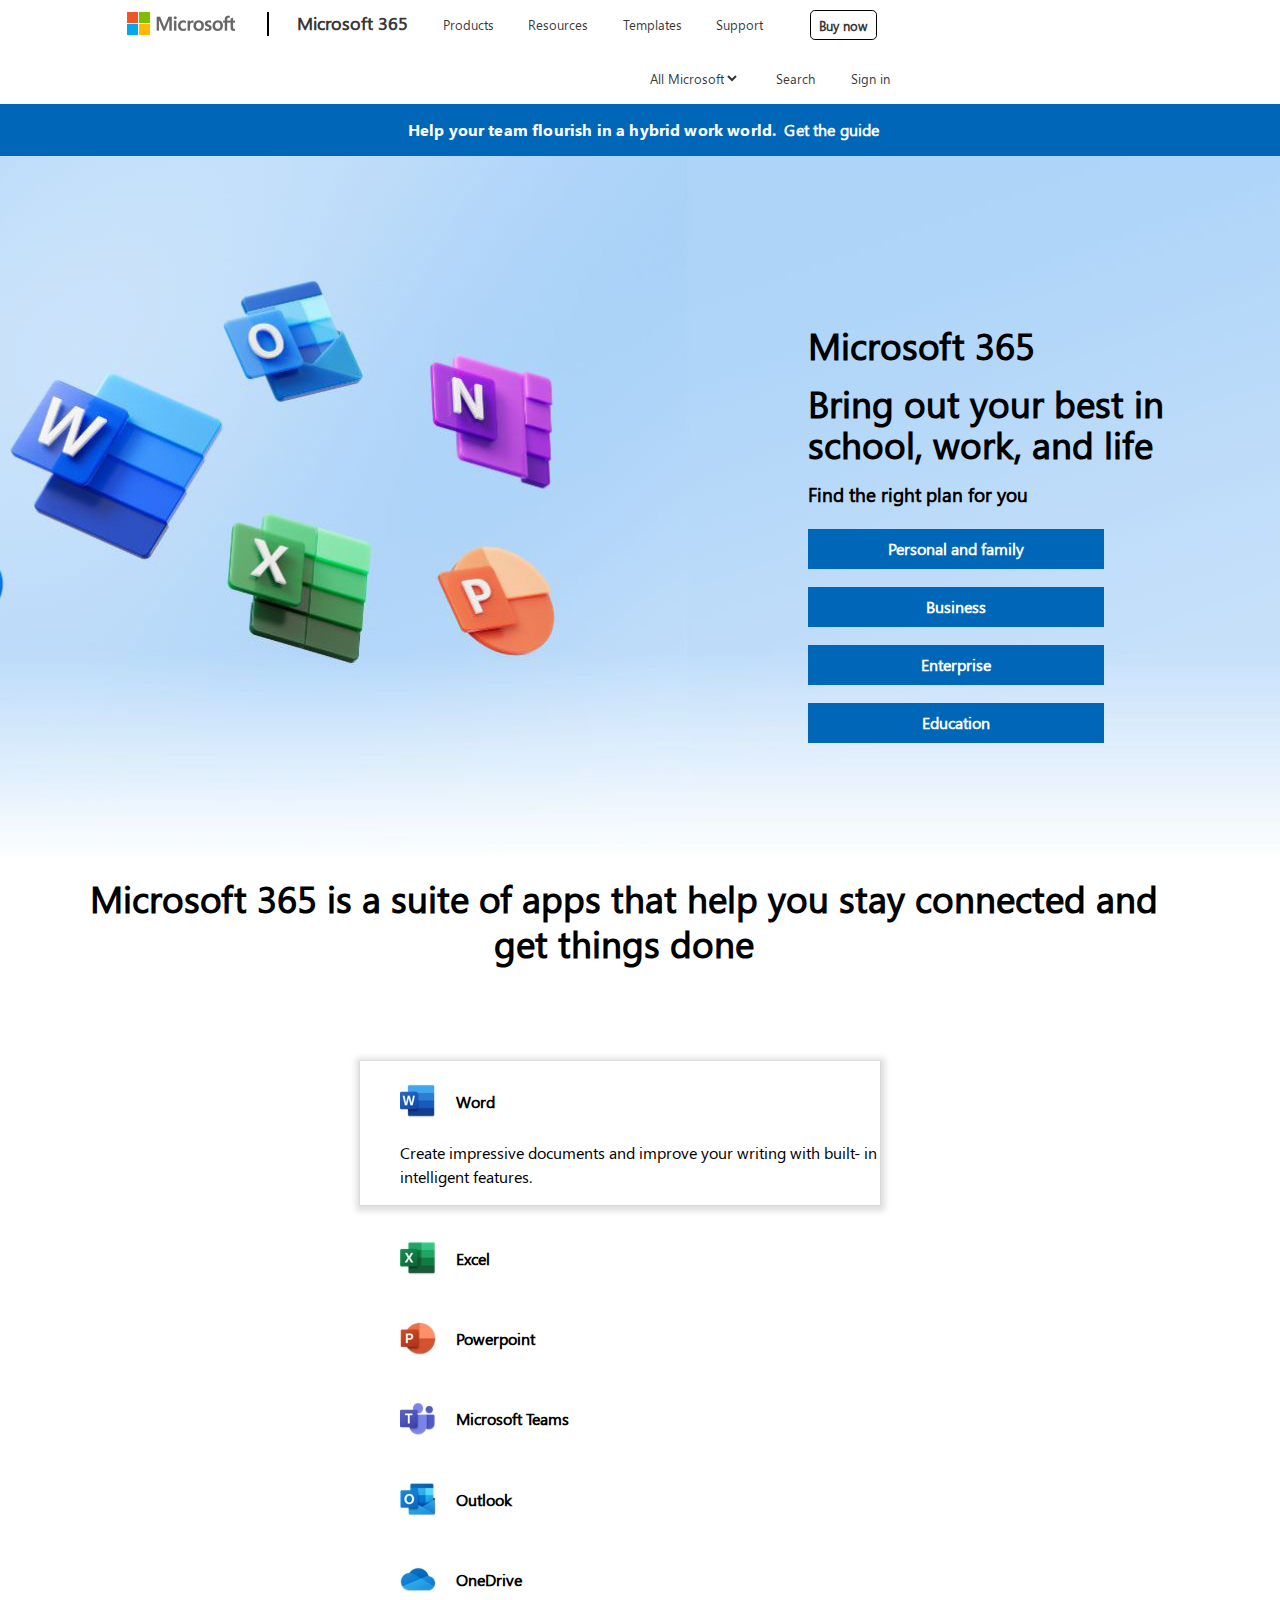
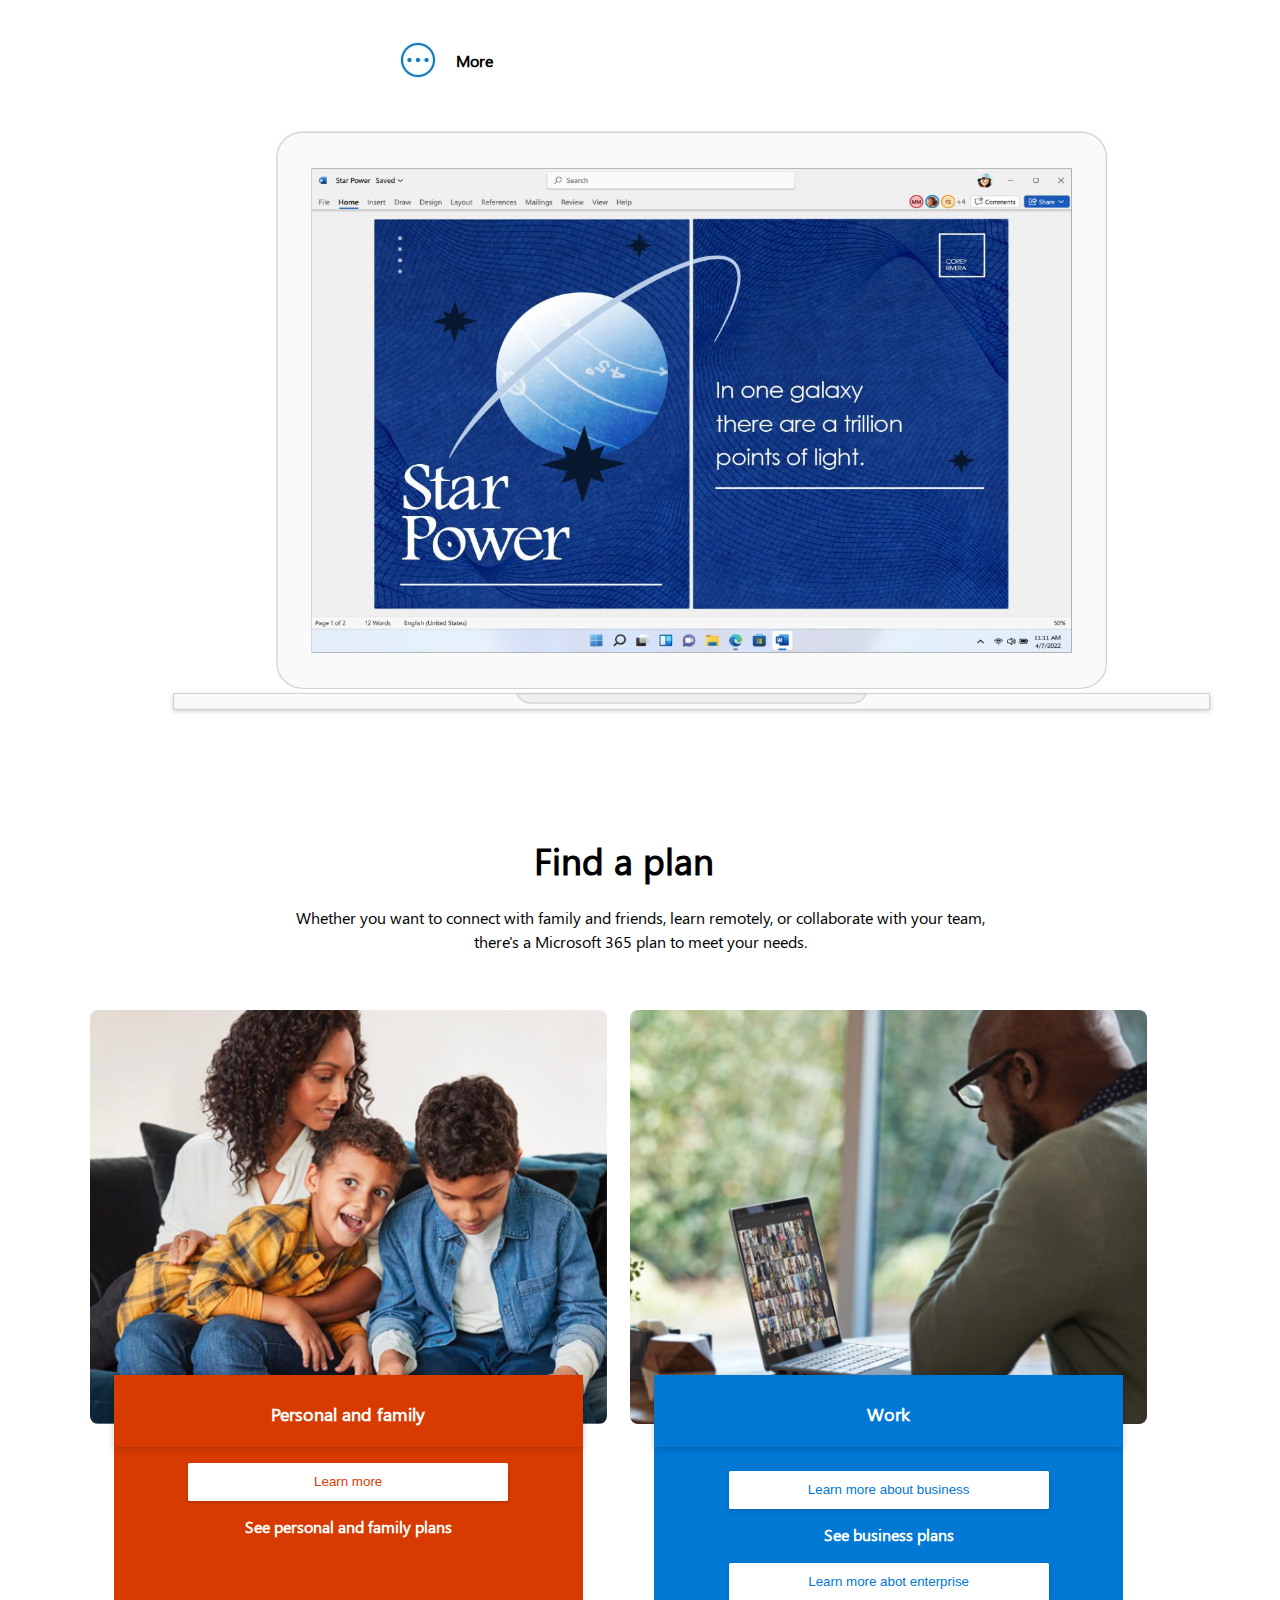
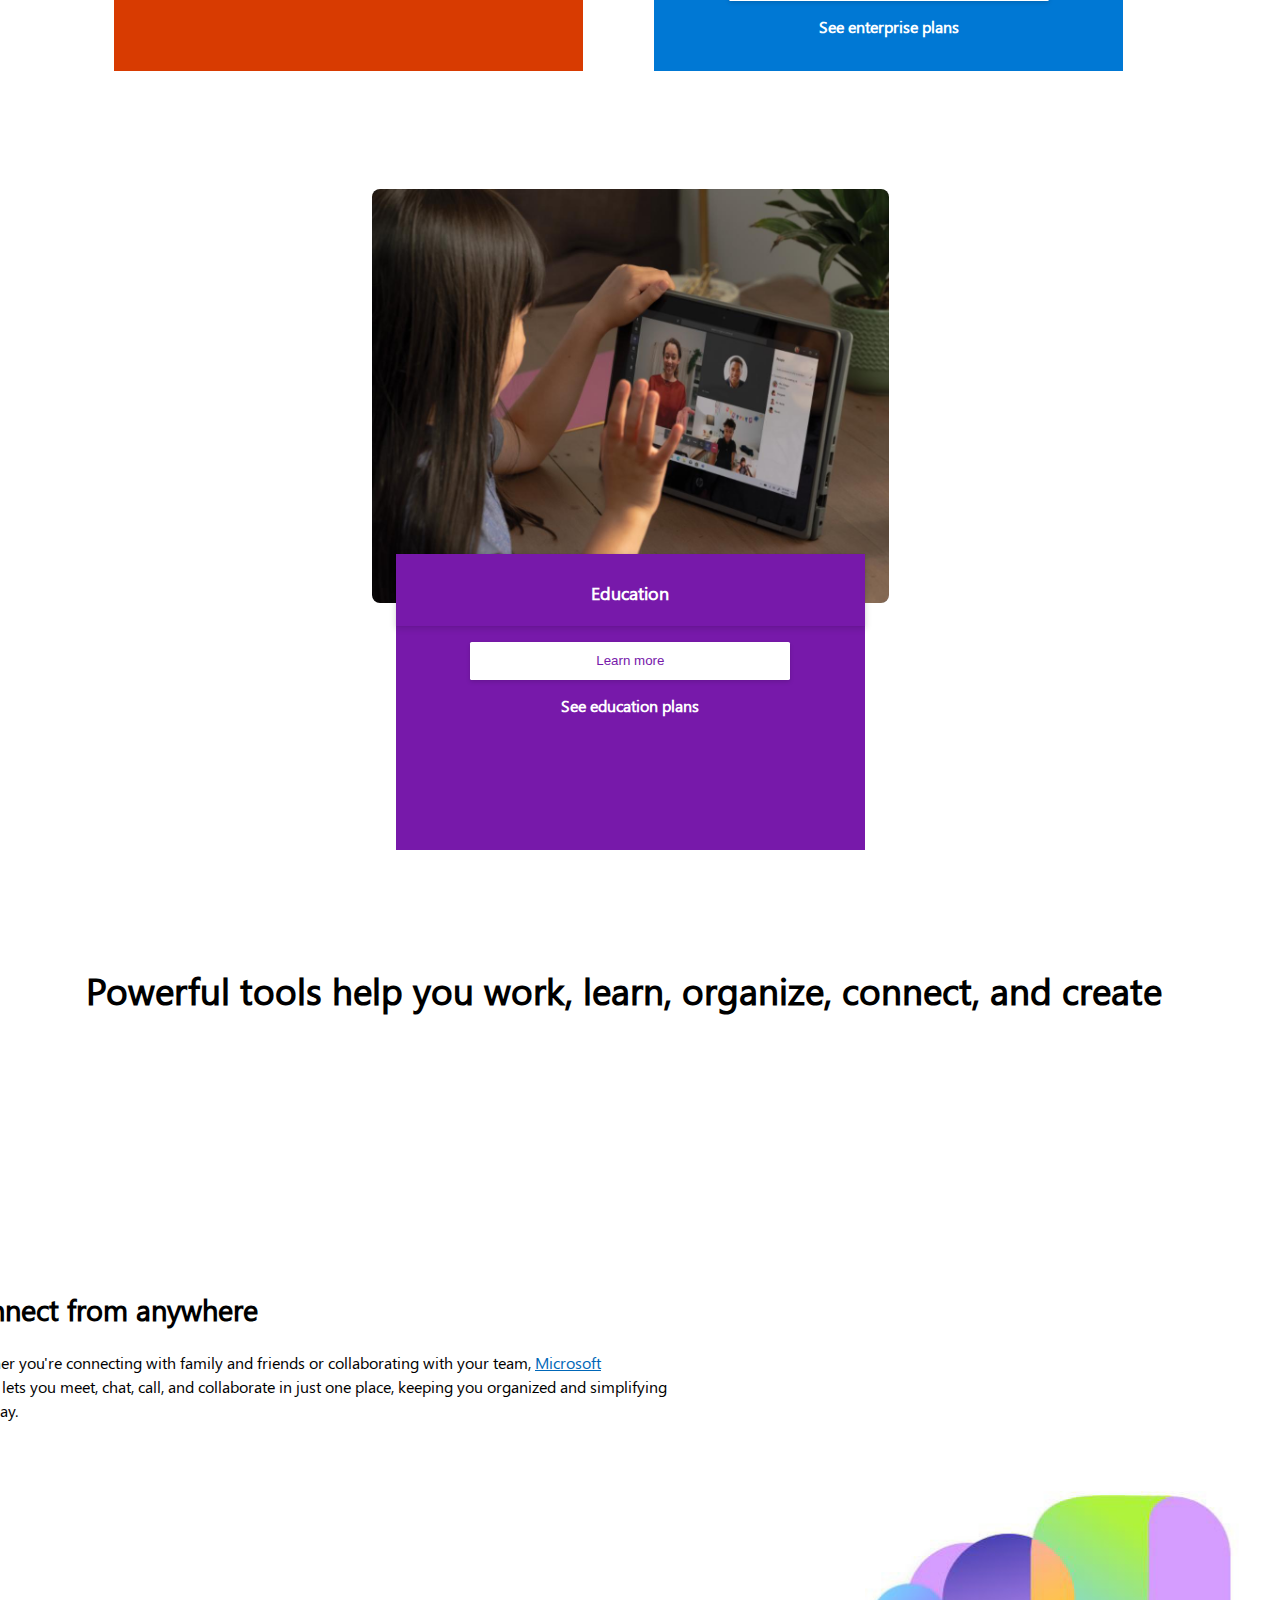
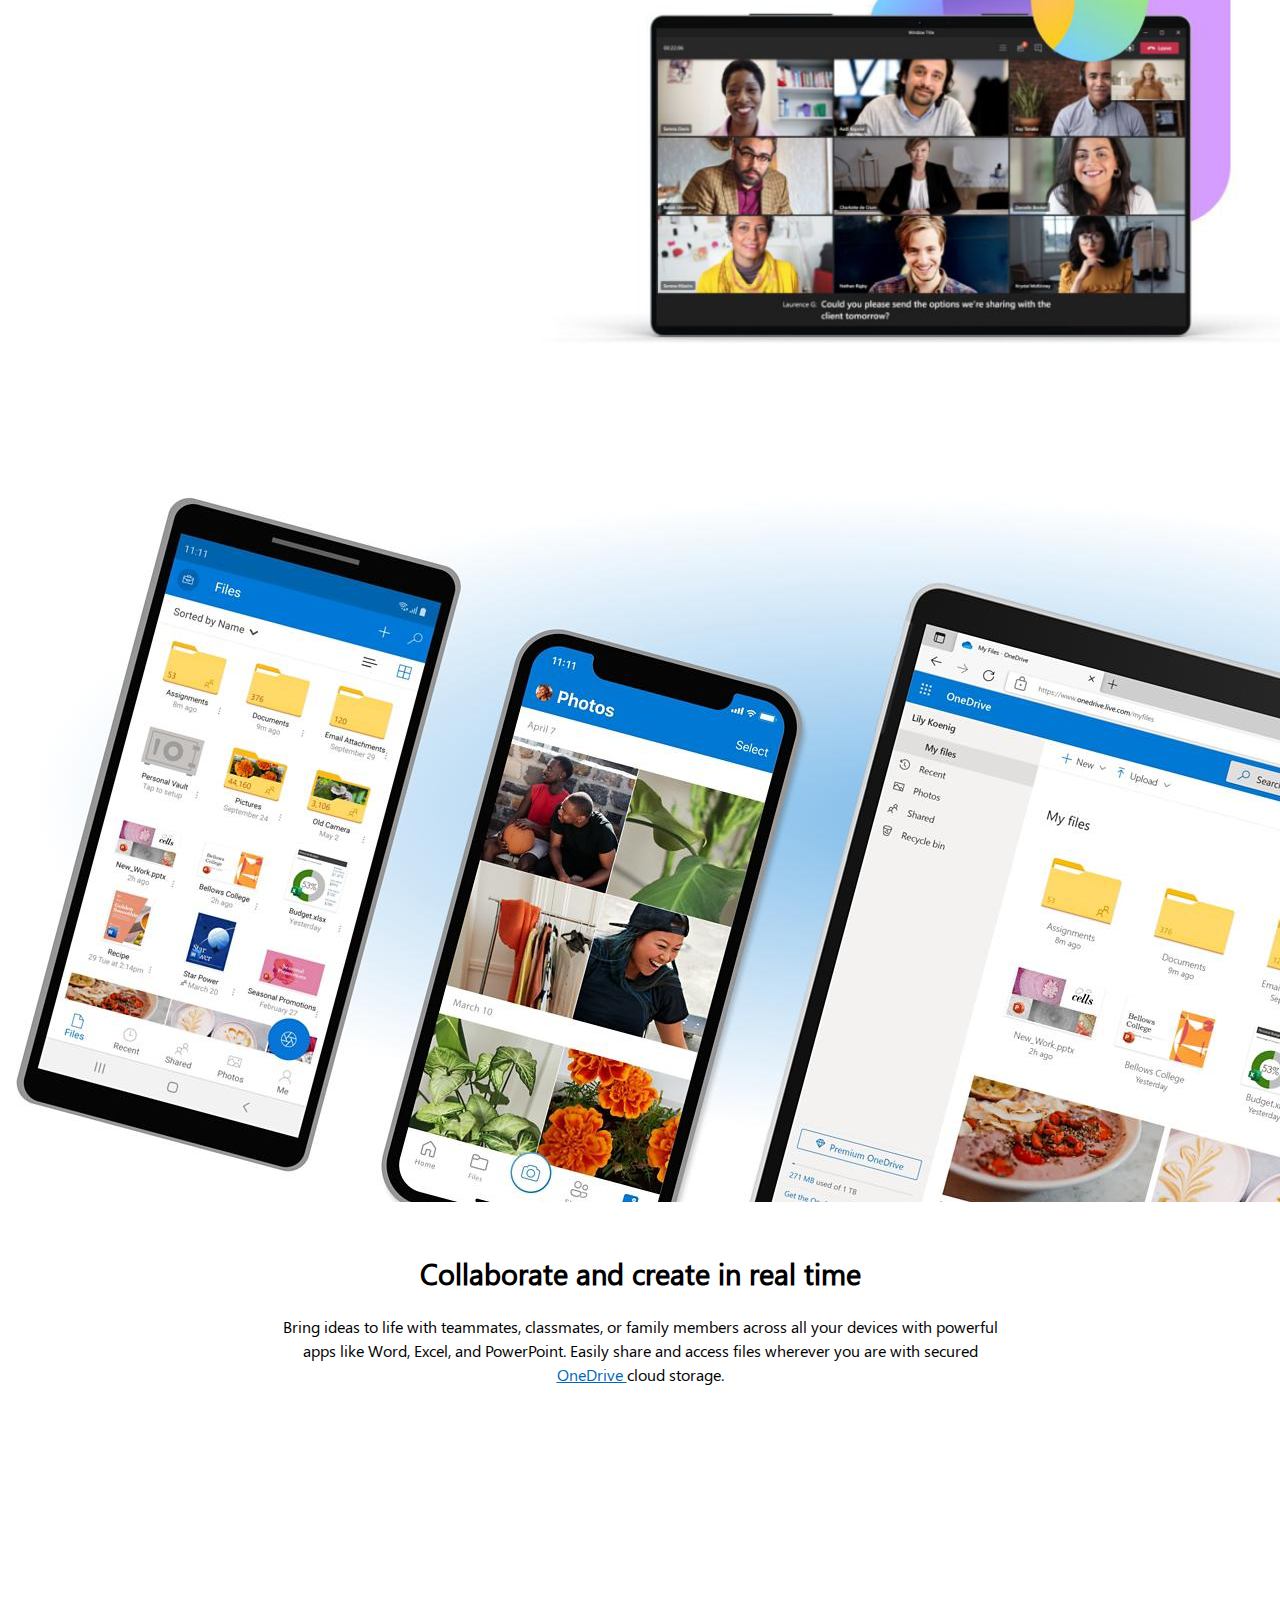
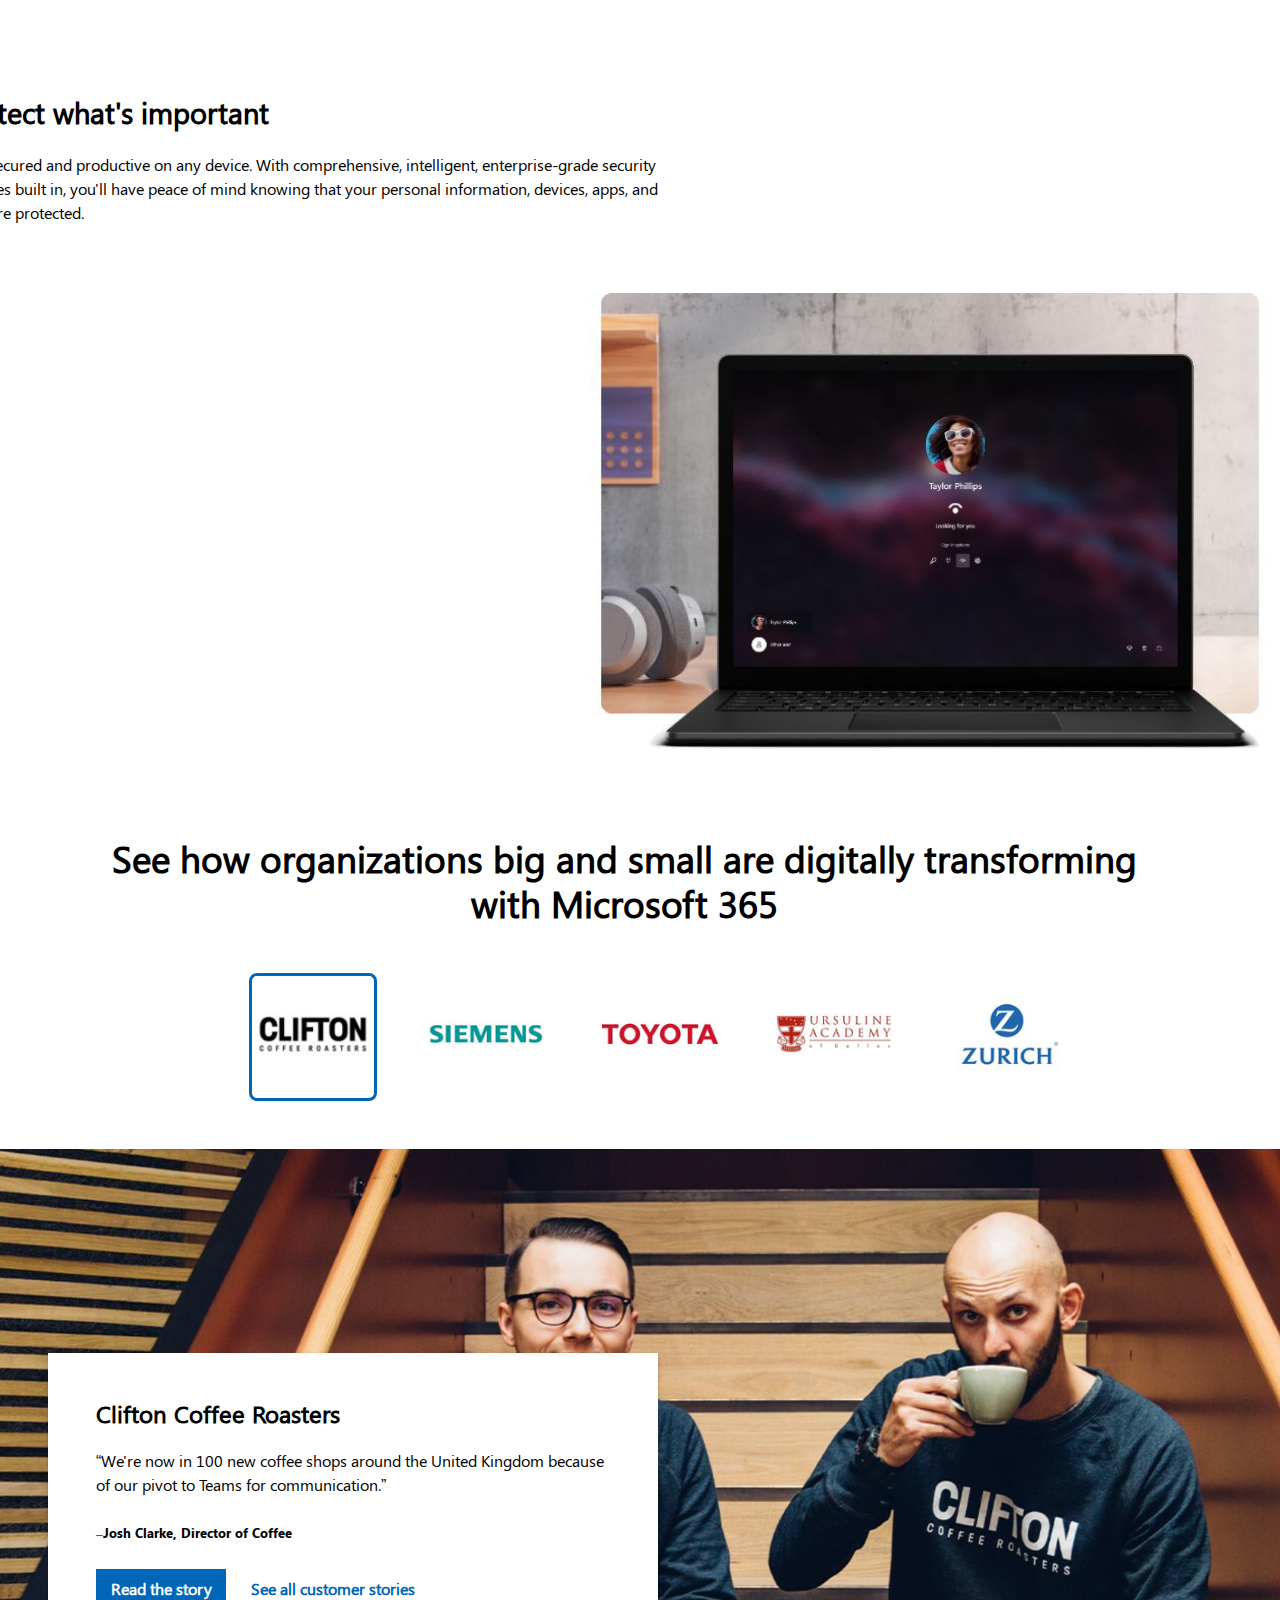
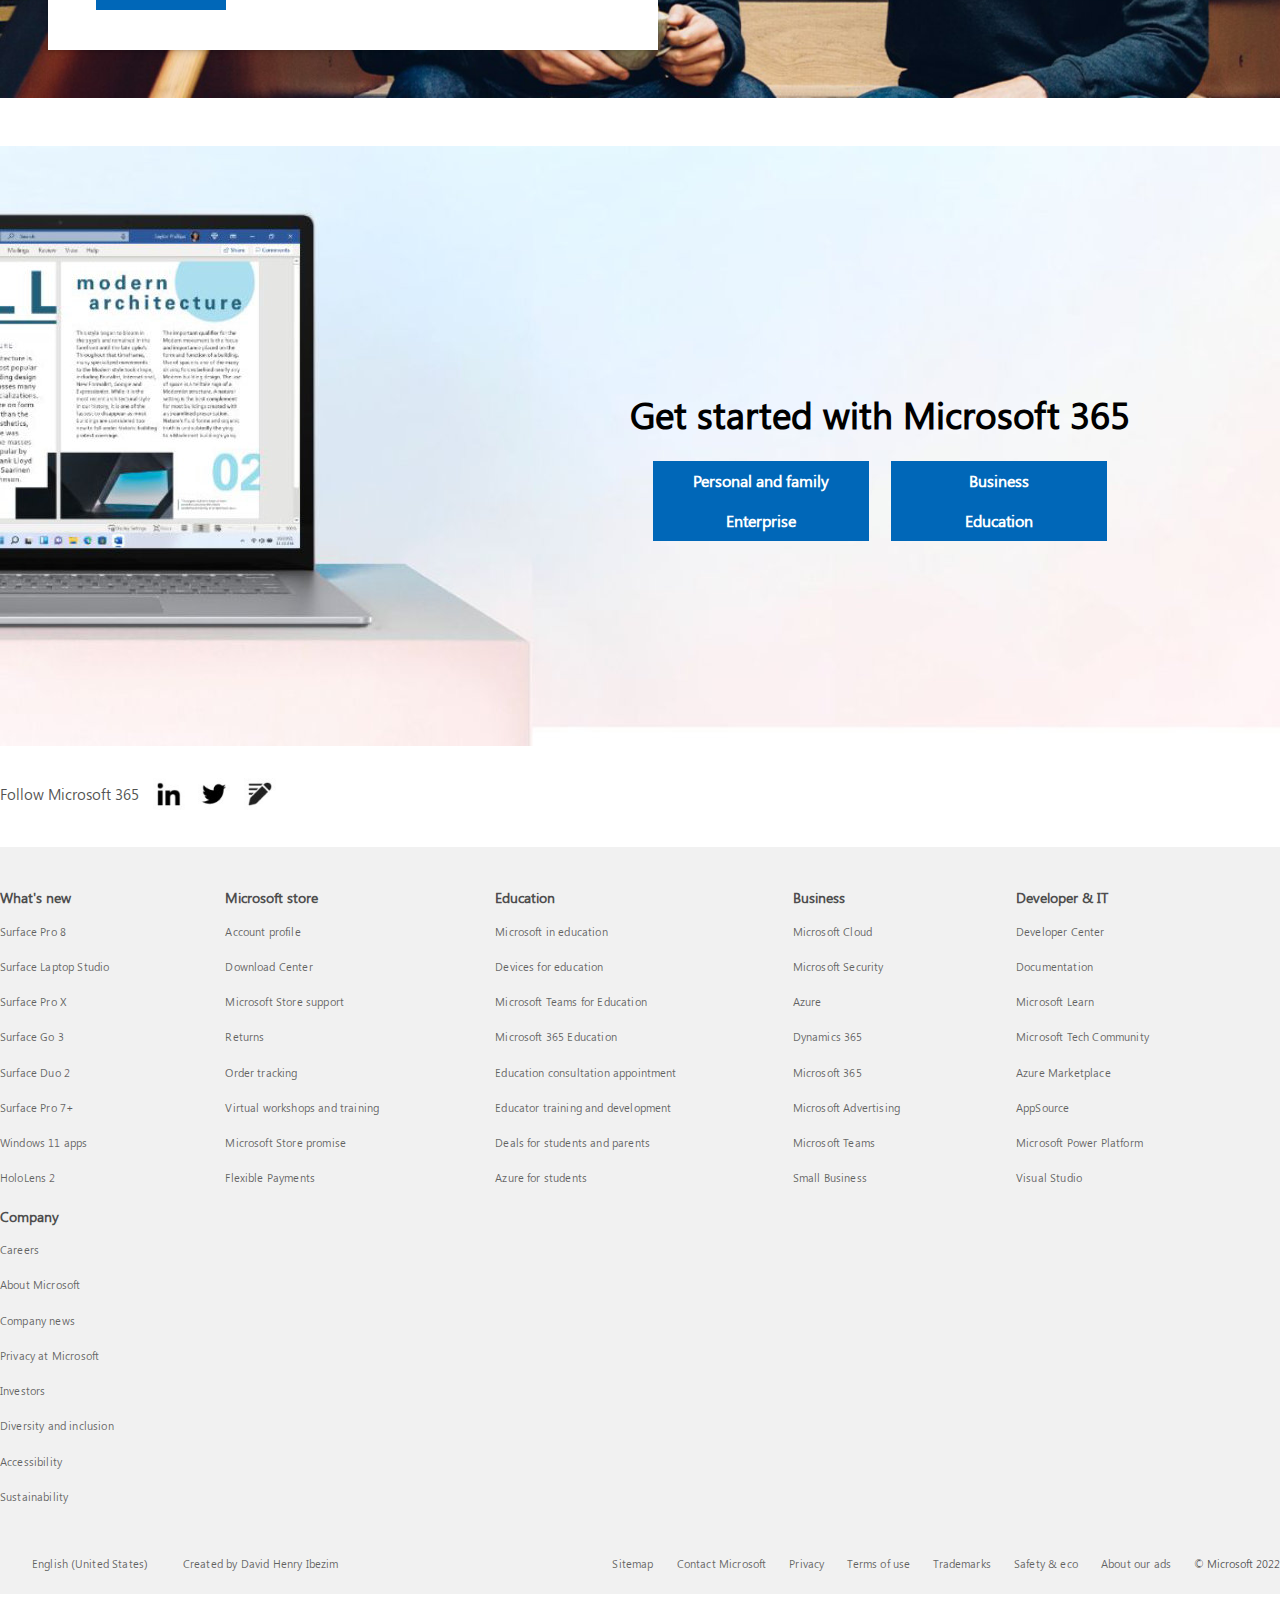
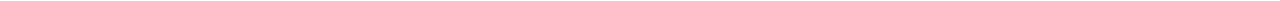
<file: microsoft-365.html>
<!DOCTYPE html>
<html lang="en">
<head>
    <meta charset="UTF-8">
    <meta http-equiv="X-UA-Compatible" content="IE=edge">
    <meta name="viewport" content="width=device-width, initial-scale=1.0">
    <title>Project 365 - Office</title>

    <link rel="icon" href="images/microsoft-365/title-icon.png">
    <link rel="stylesheet" href="css/office365-header.css">
    <link rel="stylesheet" href="css/office365-body.css">
    <link rel="stylesheet" href="css/office365-footer.css">
    <link rel="stylesheet" href="css/font.css">
</head>
<body>
    <header>
        <div class="microsoft-header">
            <div class="microsoft-logo">
                <a  href="microsoft-homepage.html"><img src="images/microsoft-homepage/microsoft-logo.png" alt=""></a>
            </div>
            
            <nav class="left">
                <ul>
                    <li><a class="microsoft365-bold" href="">Microsoft 365</a> </li>
                    <li class="dropdown dropdown-products"><a href="#">Products</a>
                        <ul>
                            <li><a href="">For personal and family</a></li>
                            <li><a href="">For work</a></li>
                            <li><a href="">For education</a></li>
                            <li><a href="">For partners</a></li>
                            <li><a href="">See all support</a></li>
                        </ul>
                    </li>
                    <li class="dropdown dropdown-resources"><a href="#">Resources</a>
                        <ul>
                            <li><a href="">For personal and family</a></li>
                            <li><a href="">For work</a></li>
                            <li><a href="">For education</a></li>
                            <li><a href="">For partners</a></li>
                            <li><a href="">See all support</a></li>
                        </ul>
                    </li>
                    <li><a href="">Templates</a></li>
                    <li class="dropdown dropdown-support"><a href="#">Support</a>
                        <ul>
                            <li><a href="">For personal and family</a></li>
                            <li><a href="">For work</a></li>
                            <li><a href="">For education</a></li>
                            <li><a href="">For partners</a></li>
                            <li><a href="">See all support</a></li>
                        </ul>
                    </li>
                    <li class="buy-now"><a id="buy-now" href="">Buy now</a></li>
                </ul>
            </nav>

            <nav class="right">
                <ul>
                    <li><a ><select id="account" name="dropdown" placeholder="Account">
                        <option value="All Microsoft">All Microsoft</option>
                        
                    
                    </select></a> </li>
                    <li><a href="">Search</a></li>
                    <li><a href="">Sign in</a></li>
                </ul>
            </nav>
        </div>
        <div class="hybrid-work-text">
                <a  href="https://www.microsoft.com/en-us/store/b/holiday-gift-guide?icid=mscom_marcom_TS1_Grad22">
                     Help your team flourish in a hybrid work world. 
                </a>
                <div class="inner-container">
                    <a href="https://www.microsoft.com/en-us/flexibility/hybrid-work-solutions?ocid=AID3045379_QSG_576108">
                        Get the guide
                    </a>
                </div>           
        </div>
    </header>
    <div class="hero-microsoft365">
        <nav>
            <h2> Microsoft 365 </h2>
            <h2>Bring out your best in school, work, and life</h2>
            <h3>Find the right plan for you</h3>
            <ul>
                <li><a href="">Personal and family</a></li>
                <li><a href="">Business</a></li>
                <li><a href="">Enterprise</a></li>
                <li><a href="">Education</a></li>
            </ul>
        </nav>
    </div>
    <main>
       
        <div class="description">
            <div>
                <h2 href=" ">
                    Microsoft 365 is a suite of apps that help you stay connected 
                    and get things done
                </h2>
            </div>
        </div>
        <section class="vertical-tab">
            <div class="left">
                <ul>
                    <li class="word">
                        <div class="icon word-icon">
                            <img src="images/microsoft-365/Icon_Word_36x36_2x.jpeg" alt="">
                            <b>Word</b>
                        </div>
                        <p>
                            Create impressive documents and improve your writing with built-
                            in intelligent features.
                        </p>
                    </li>
                    <li class="excel">
                        <div class="icon excel-icon">
                            <img src="images/microsoft-365/Icon_Excel_36x36_2x.jpeg" alt="">
                            <b>Excel</b>
                        </div>
                    </li>
                    <li class="powerpoint">
                        <div class="icon powerpoint-icon">
                            <img src="images/microsoft-365/Icon_PowerPoint_36x36_2x.jpeg" alt="">
                            <b>Powerpoint</b>
                        </div>
                    </li>
                    <li class="teams">
                        <div class="icon teams-icon">
                            <img src="images/microsoft-365/Icon_Teams_36x36_2x.jpeg" alt="">
                            <b>Microsoft Teams</b>
                        </div>
                    </li>
                    <li class="outlook">
                        <div class="icon outlook-icon">
                            <img src="images/microsoft-365/Icon_Outlook_36x36_2x.jpeg" alt="">
                            <b>Outlook</b>
                        </div>
                    </li>
                    <li class="onedrive">
                        <div class="icon onedrive-icon">
                            <img src="images/microsoft-365/Icon_OneDrive_36x36_2x.jpeg" alt="">
                            <b>OneDrive</b>
                        </div>
                    </li>
                    <li class="more">
                        <div class="icon more-icon">
                            <img src="images/microsoft-365/Icon_More_36x36_2x.jpeg" alt="">
                            <b>More</b>
                        </div>
                    </li>
                </ul>
            </div>
            <div class="right">
                <img src="images/microsoft-365/VerticalTab-Word-1608x1206.jpeg" alt="">
            </div>
        </section>
        <div class="description">
            <div>
                <h2>
                    Find a plan                
                </h2>
                <p>
                    Whether you want to connect with family and friends, learn remotely, or collaborate with your team, there's a 
                    Microsoft 365 plan to meet your needs.
                </p>
            </div>
        </div>
        <section class="plans">
            <div class="plans-background family-background">
                <div class="plans-learnmore family-learnmore" > 
                    <div class="plans-top familiy-top">
                        <a href="">Personal and family</a> 
                    </div>
                    <button>Learn more</button>
                    <a href="">See personal and family plans</a>
                </div>
            </div>
            <div class="plans-background work-background">
                <div class="plans-learnmore work-learnmore">
                    <div class="plans-top work-top">
                        <a href="">Work</a>
                    </div>
                    <button>Learn more about business</button>
                    <a href="">See business plans</a>
                    <button>Learn more abot enterprise</button>
                    <a href="">See enterprise plans</a>
                </div>
            </div>
            <div class="plans-background education-background">
                <div class="plans-learnmore education-learnmore">
                    <div class="plans-top education-top">
                        <a href="">Education</a>
                    </div>
                    <button>Learn more</button>
                    <a href="">See education plans</a>
                </div>
            </div>
        </section>
        <div class="description">
            <div>
            <h2>
                Powerful tools help you work, learn, organize, connect, and create
            </h2>
        </div>
        </div>
        <section class="connect">
            <div class="aside left">
                <div class="connect-text description">
                    <h3>
                        Connect from anywhere 
                    </h3>
                    <p>
                        Whether you're connecting with family and friends or collaborating with your team, <a href="">Microsoft <br>
                        Teams</a> lets you meet, chat, call, and collaborate in just one place, keeping you organized and 
                        simplifying your day. 
                    </p>
                </div>
            </div>
            <div class="aside right">
                <div class="picture">
                    <img src="images/microsoft-365/Image-ConnectAnywhere-800x450.jpeg" alt="">
                </div>
            </div>
        </section>
        <div class="collaborate">
            <img src="images/microsoft-365/Image-Collaborate-v2-1600x720-2x.jpeg" alt="">
        </div>
        <div class="description">
            <h3>Collaborate and create in real time</h3>
            
            <p>
                Bring ideas to life with teammates, classmates, or family members across all your devices with 
                powerful apps like Word, Excel, and PowerPoint. Easily share and access files wherever you are with 
                secured <a href="">OneDrive </a> cloud storage.
            </p>
        </div>
        <section class="protect">
            <div class="aside left">
                <div class="protect-text description">
                    <h3>
                        Protect what's important 
                    </h3>
                    <p>
                        Stay secured and productive on any device. With comprehensive, intelligent, enterprise-grade 
                        security features built in, you'll have peace of mind knowing that your personal information, devices, 
                        apps, and data are protected. 
                    </p>
                </div>
            </div>
            <div class="aside right">
                <div class="picture">
                    <img src="images/microsoft-365/Image-Protect-800x450.jpeg" alt="">
                </div>
            </div>
        </section>
        <div class="description">
            <div>
                <h2>
                    See how organizations big and small are digitally transforming 
                    with Microsoft 365
                </h2>
            </div>
        </div>
        <div class="stories">
            <div class="stories-center">
                <div class="clifton stories-logo"><img src="images/microsoft-365/clifton-coffee-roasters-logo.jpeg" alt=""></div>
                <div class="siemens stories-logo"><img src="images/microsoft-365/siemens-logo.jpeg" alt=""></div>
                <div class="toyota stories-logo"><img src="images/microsoft-365/toyota-logo.jpeg" alt=""></div>
                <div class="ursuline stories-logo"><img src="images/microsoft-365/ursuline-academy-of-dallas-logo.jpeg" alt=""></div>
                <div class="zurich stories-logo"><img src="images/microsoft-365/zurich-logo.jpeg" alt=""></div>
            </div>

            <div class="stories-background">
                <div>
                    <h2>Clifton Coffee Roasters</h2><br>
                    <p>
                        “We're now in 100 new coffee shops around the United Kingdom 
                        because of our pivot to Teams for communication.”
                    </p><br>
                    <h5>&ndash;Josh Clarke, Director of Coffee</h5><br>
                    <nav>
                        <ul>
                            <li><a class="read-story-button"href="">Read the story</a></li>
                            <li><a href="">See all customer stories</a></li>
                        </ul>
                    </nav>
                </div>
            </div>
        </div>

    </main>
    <section class="get-started">
       
        <nav>
            <h2>Get started with Microsoft 365</h2>
            <ul>
                <li><a href="">Personal and family</a></li>
                <li><a href="">Business</a></li>
                <li><a href="">Enterprise</a></li>
                <li><a href="">Education</a></li>
            </ul>
        </nav>

    </section>
    <section class="socials">
        <span>Follow Microsoft 365</span>
        <span> 
            <ul>
                <li>
                    <a href=""><img src="images/microsoft-365/LinkedIn-29.jpeg" alt=""></a>
                </li>
                <li>
                    <a href=""><img src="images/microsoft-365/Twitter-34.jpeg" alt=""></a>
                </li>
                <li>
                    <a href=""><img src="images/microsoft-365/Blog.jpeg" alt=""></a>
                </li>
            </ul>
        </span>
    </section>

    <footer>
        <section class="footer-navigation">
        <nav class="new">
            <h4>What's new</h4>
            <ul>
                <li><a href="">Surface Pro 8</a></li>
                <li><a href="">Surface Laptop Studio</a></li>
                <li><a href="">Surface Pro X</a></li>
                <li><a href="">Surface Go 3</a></li>
                <li><a href="">Surface Duo 2</a></li>
                <li><a href="">Surface Pro 7+</a></li>
                <li><a href="">Windows 11 apps</a></li>
                <li><a href="">HoloLens 2</a></li>
            </ul>
        </nav>
        <nav class="footer-microsoft">
            <h4>Microsoft store</h4>
            <ul>
                <li><a href="">Account profile</a></li>
                <li><a href="">Download Center</a></li>
                <li><a href="">Microsoft Store support</a></li>
                <li><a href="">Returns</a></li>
                <li><a href="">Order tracking</a></li>
                <li><a href="">Virtual workshops and training</a></li>
                <li><a href="">Microsoft Store promise</a></li>
                <li><a href="">Flexible Payments</a></li>
            </ul>
        </nav>
        <nav class="footer-education">
            <h4>Education</h4> 
            <ul>
                <li><a href="">Microsoft in education</a></li>
                <li><a href="">Devices for education</a></li>
                <li><a href="">Microsoft Teams for Education</a></li>
                <li><a href="">Microsoft 365 Education</a></li>
                <li><a href="">Education consultation appointment</a></li>
                <li><a href="">Educator training and development</a></li>
                <li><a href="">Deals for students and parents</a></li>
                <li><a href="">Azure for students</a></li>
            </ul>
        </nav>
        <nav class="footer-business">
            <h4>Business</h4> 
            <ul>
                <li><a href="">Microsoft Cloud</a></li>
                <li><a href="">Microsoft Security</a></li>
                <li><a href="">Azure</a></li>
                <li><a href="">Dynamics 365</a></li>
                <li><a href="">Microsoft 365</a></li>
                <li><a href="">Microsoft Advertising</a></li>
                <li><a href="">Microsoft Teams</a></li>
                <li><a href="">Small Business</a></li>
            </ul>
        </nav>
        <nav class="footer-developer">
            <h4>Developer &amp; IT</h4> 
            <ul>
                <li><a href="">Developer Center</a></li>
                <li><a href="">Documentation</a></li>
                <li><a href="">Microsoft Learn</a></li>
                <li><a href="">Microsoft Tech Community</a></li>
                <li><a href="">Azure Marketplace</a></li>
                <li><a href="">AppSource</a></li>
                <li><a href="">Microsoft Power Platform</a></li>
                <li><a href="">Visual Studio</a></li>
            </ul>
        </nav>
        <nav class="footer-company">
            <h4>Company</h4> 
            <ul>
                <li><a href="">Careers</a></li>
                <li><a href="">About Microsoft</a></li>
                <li><a href="">Company news</a></li>
                <li><a href="">Privacy at Microsoft</a></li>
                <li><a href="">Investors</a></li>
                <li><a href="">Diversity and inclusion</a></li>
                <li><a href="">Accessibility</a></li>
                <li><a href="">Sustainability</a></li>
            </ul>
        </nav>

        <section class="footer-copyright">
            <nav class="footer-copyright-left">
                <ul>
                    <li>
                        <a href="">English (United States)</a>
                    </li>
                    <li>
                        <a href="">Created by David Henry Ibezim</a>
                    </li>
                </ul>
            </nav>
               
            <nav class="footer-copyright-right">
                <ul>
                    <li class="sitemap"><a href="">Sitemap</a></li>
                    <li class="contact-microsoft"><a href="">Contact Microsoft</a></li>
                    <li class="privacy"><a href="">Privacy</a></li>
                    <li class="terms-of-use"><a href="">Terms of use</a></li>
                    <li class="trademarks"><a href="">Trademarks</a></li>
                    <li class="safety"><a href="">Safety &amp; eco</a></li>
                    <li class="about-our-ads"><a href="">About our ads</a></li>
                    <li class="microsoft-copyright">&copy; Microsoft 2022</li>
                </ul>
            </nav>
            
        </section>
    </section>
  
    </footer>
    
</body>
</html>
</file>
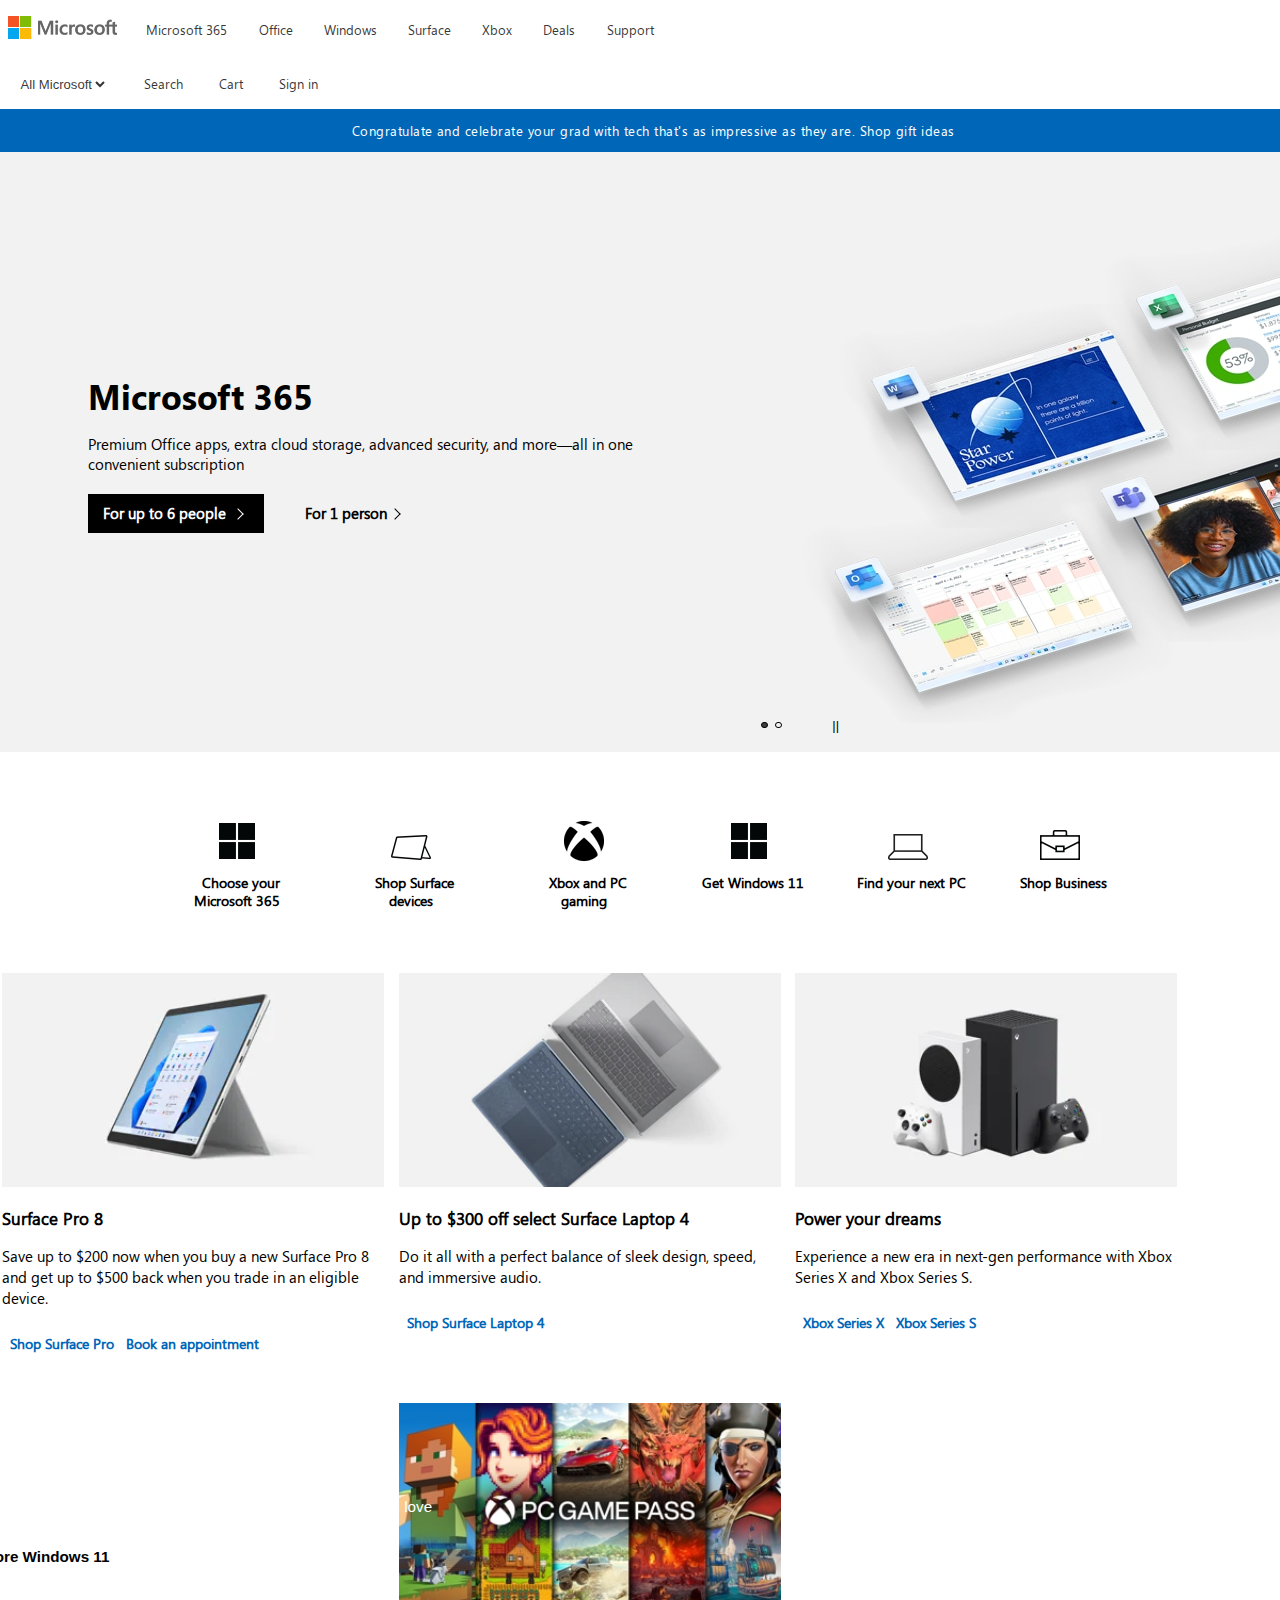
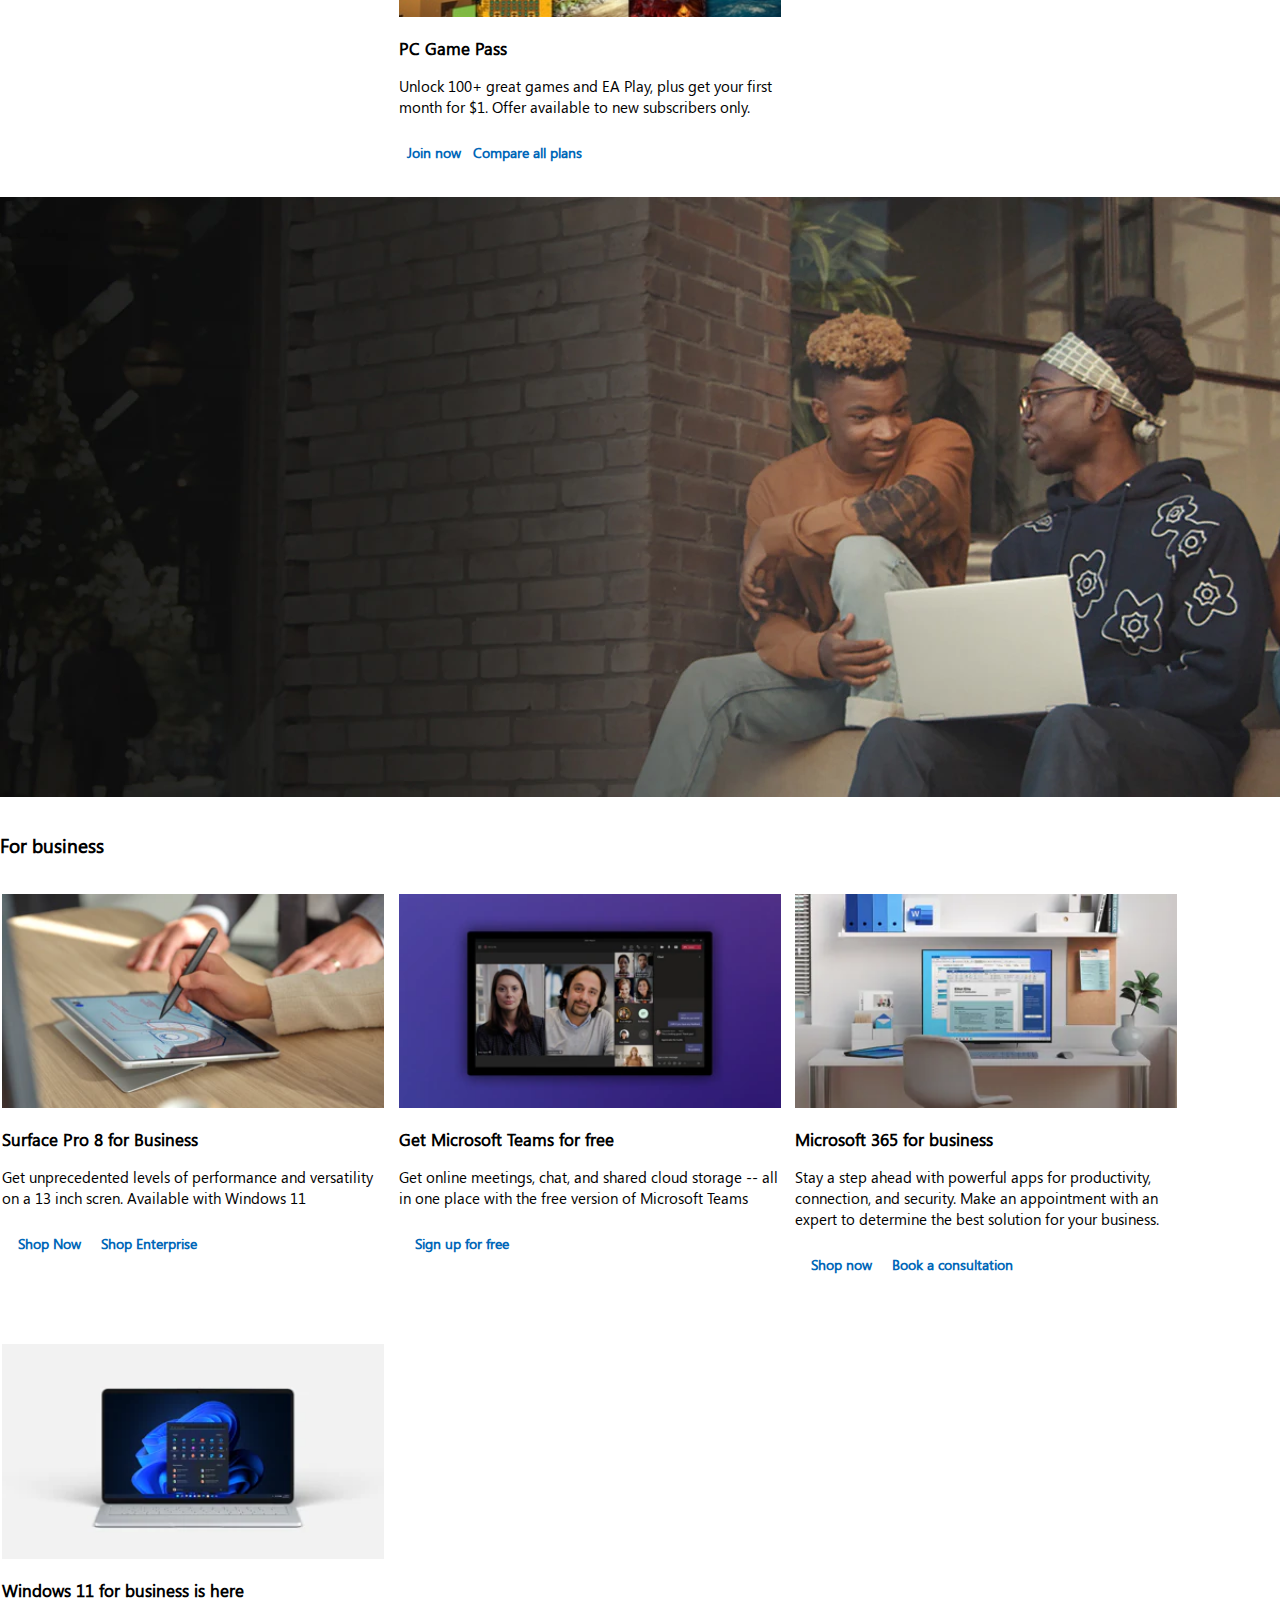
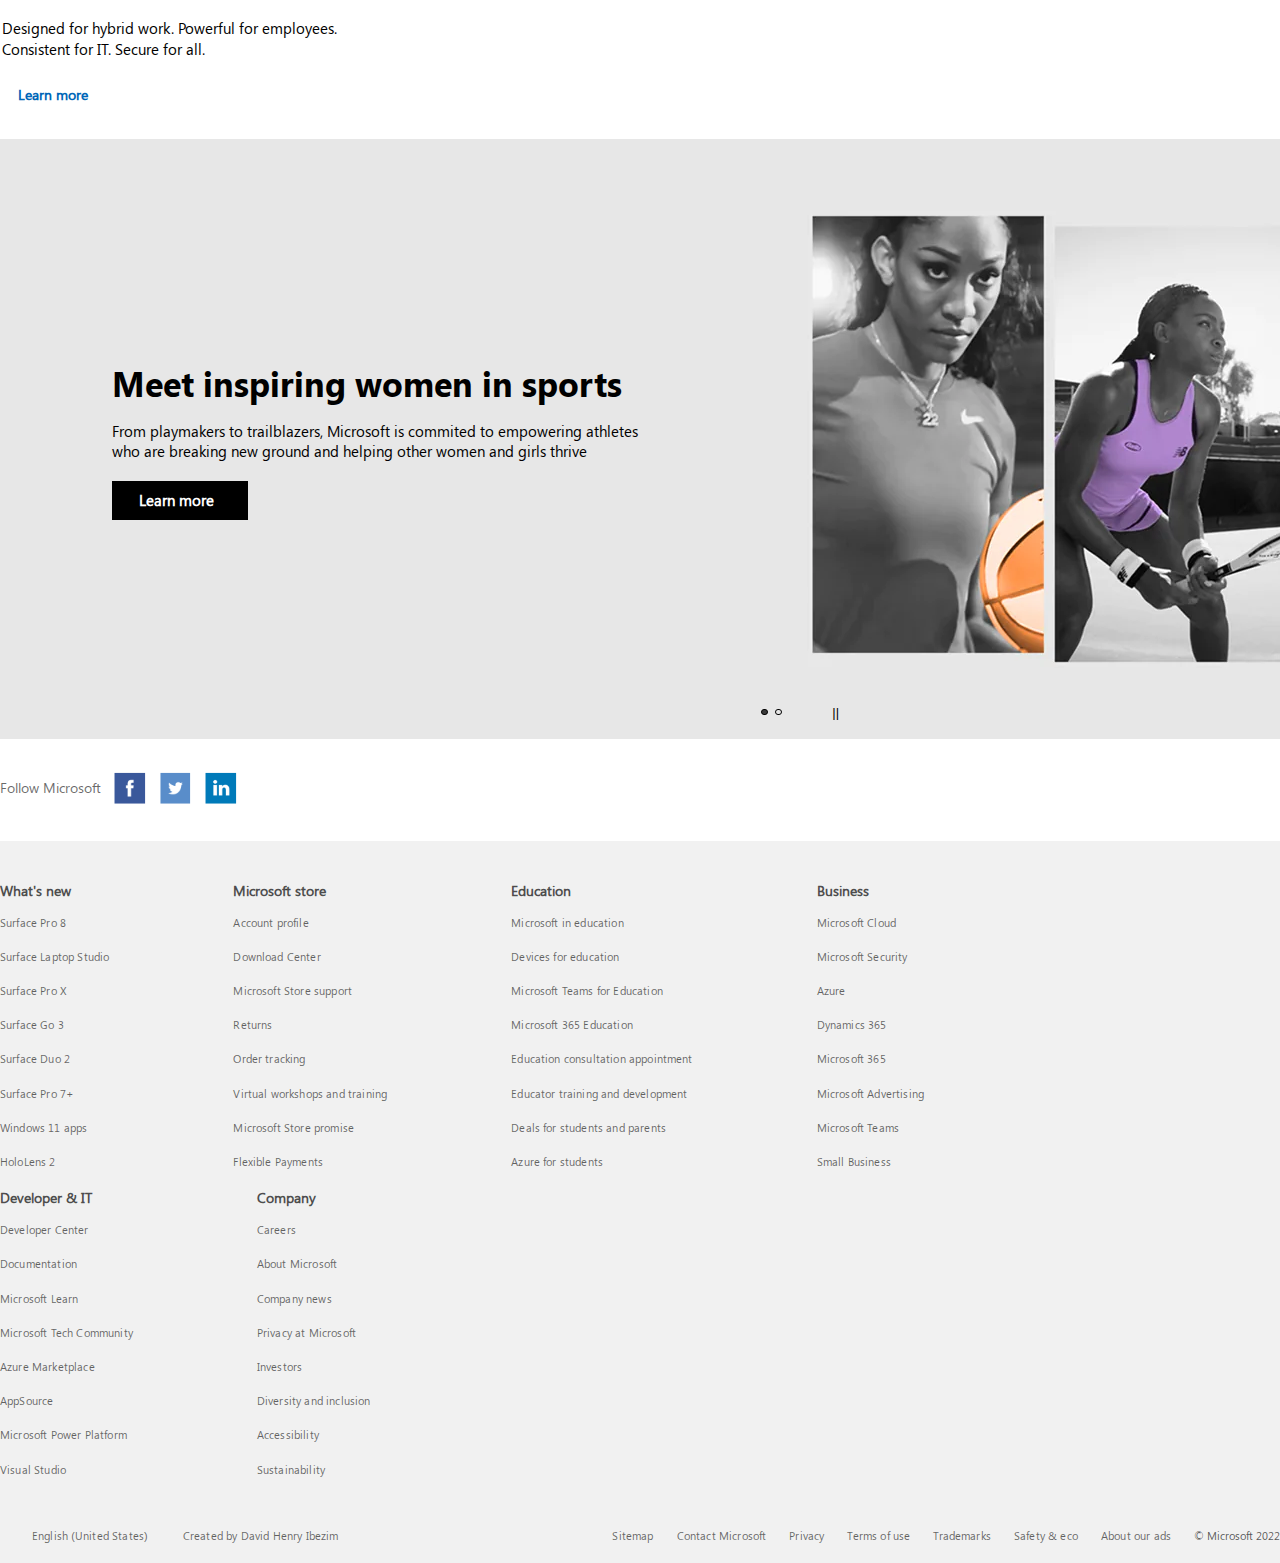
<file: microsoft-homepage.html>
<!DOCTYPE html>
<html lang="en">
<head>
    <meta charset="UTF-8">
    <meta http-equiv="X-UA-Compatible" content="IE=edge">
    <meta name="viewport" content="width=device-width, initial-scale=1.0">
    <title>Project 365 - Home</title>
    <link rel="icon" href="images/microsoft-homepage/title-icon.png">
    <link rel="stylesheet" href="css/homepage-header.css">
    <link rel="stylesheet" href="css/homepage-body.css">
    <link rel="stylesheet" href="css/homepage-footer.css">
    <link rel="stylesheet" href="css/font.css">
    <!-- <script rel="p" href="javascript/carousel.js"> -->

</head>
<body>
    <main>
        <header>
            <div class="microsoft-header">
                <div class="microsoft-logo">
                    <a  href="microsoft-homepage.html"><img src="images/microsoft-homepage/microsoft-logo.png" alt=""></a>
                </div>
                
                <nav class="left">
                    <ul>
                        <li><a href="microsoft-365.html">Microsoft 365</a> </li>
                        <li><a href="">Office</a></li>
                        <li><a href="">Windows</a></li>
                        <li><a href="">Surface</a></li>
                        <li><a href="">Xbox</a></li>
                        <li><a href="">Deals</a></li>
                        <li><a href="">Support</a></li>
                    </ul>
                </nav>

                <nav class="right">
                    <ul>
                        <li><a ><select id="account" name="dropdown" placeholder="Account">
                            <option value="All Microsoft">All Microsoft</option>
                            
                        
                        </select></a> </li>
                        <li><a href="">Search</a></li>
                        <li><a href="">Cart</a></li>
                        <li><a href="">Sign in</a></li>
                    </ul>
                </nav>
            </div>
            <div class="gift-ideas-text">
               
                    <a id="gift-ideas-link" href="https://www.microsoft.com/en-us/store/b/holiday-gift-guide?icid=mscom_marcom_TS1_Grad22">
                       <span> 
                           Congratulate and celebrate your grad with tech that's as impressive as they are. Shop gift ideas
                        </span>
                    </a>
                
            </div>
        </header>
        <section class="carousel carousel-1">
            <button class="carousel__button carousel__button--left">
                <img src="images/microsoft-homepage/left-chevron.svg" alt="">
            </button>
            
            <div class="carousel__track-container">
                <ul class="carousel__track">
                    <li class="carousel__slide first-block-1 current-slide">
                        <nav>
                            <h2> Microsoft 365 </h2>
                            <h4>Premium Office apps, extra cloud storage, advanced security, and more&mdash;all 
                                in one convenient subscription
                            </h4>
                            <ul>
                                <li><a class="black-link-bg for-6" href="">For up to 6 people</a></li>
                                <li><a class="for-1" href="">For 1 person</a></li>
                            </ul>
                        </nav>
                        <img class="carousel__image" src="images/microsoft-homepage/first-carousel-1jpeg" alt="">
                    </li>
                    <li class="carousel__slide first-block-2">
                        <img class="carousel__image" src="images/microsoft-homepage/first-carousel-2.webp" alt="">
                        <nav>
                            <h2> Surface Laptop Studio</h2>
                            <h4>Flex your creative muscle on the most powerful Surface Laptop. Now available with Windows 11</h4>
                            <ul>
                                <li>
                                    <a class="black-link-bg slide-2 shop-now" href="">Shop now</a>   
                                </li>
                            </ul>
                        </nav>
                    </li>
                </ul>
            </div>
           
            <button class="carousel__button carousel__button--right">
                <img src="images/microsoft-homepage/right-chevron.svg" alt="">
            </button>

            <div class="carousel__nav">
                <button class="carousel__indicator current-slide"></button>
                <button class="carousel__indicator "></button>
                <button class="carousel__indicator-pause">||</button>
            </div>
        </section>
       <div class="products-and-deals-block">
        <nav class="products">
            <ul>
                <li><a href=""><img src="images/microsoft-homepage/products-choose365-1.png" alt=""><p class="square">Choose your Microsoft 365</p></a></li>
                <li><a href=""><img src="images/microsoft-homepage/products-surface-2.webp" alt=""><p class="square">Shop Surface devices</p></a></li>
                <li><a href=""><img src="images/microsoft-homepage/products-xbox-3.webp" alt=""><p class="square">Xbox and PC gaming</p></a></li>
                <li><a href=""><img src="images/microsoft-homepage/products-getwindows-4.png" alt=""><p >Get Windows 11</p></a></li>
                <li><a href=""><img src="images/microsoft-homepage/products-nextpc-5.webp" alt=""><p>Find your next PC</p></a></li>
                <li><a href=""><img src="images/microsoft-homepage/products-shop-6.webp" alt=""><p>Shop Business</p></a></li>
            </ul>
        </nav>

        <div class="deals">
            
                
                <div class="deals-surfacepro"><img src="images/microsoft-homepage/deals-surfacepro-1.webp" alt=""> 
                    <h3>Surface Pro 8</h3>
                    <p>
                        Save up to $200 now when you buy a new Surface Pro 
                        8 and get up to $500 back when you trade in an eligible device.
                    </p>
                    <ul>
                    <li class="deals-links"><a href="">Shop Surface Pro </a></li> 
                    <li class="deals-links"><a href="">Book an appointment </a></li>
                    </ul>
                </div>
           
        </div>
        <div class="deals">
            
                
                <div class="deals-surfacelaptop"><img src="images/microsoft-homepage/deals-surfacelaptop-2.webp" alt="">
                    <h3>Up to $300 off select Surface Laptop 4</h3>
                    <p>
                        Do it all with a perfect balance of sleek design, speed, 
                        and immersive audio.
                    </p>
                    <li class="deals-links"><a href="">Shop Surface Laptop 4</a></li>
                </div>
            
        </div>
        <div class="deals">
           
                
                <div class="deals-xboxseries"><img src="images/microsoft-homepage/deals-xboxseries-3.webp" alt="">
                    <h3>Power your dreams</h3>
                    <p>
                        Experience a new era in next-gen performance with 
                        Xbox Series X and Xbox Series S.
                    </p>
                    <li class="deals-links"><a href=""> Xbox Series X</a></li>
                    <li class="deals-links"><a href=""> Xbox Series S </a></li>
                </div>
            
        </div>
        <div class="deals">
            
                
                <div class="deals-gamepass"><img src="images/microsoft-homepage/deals-pcgames-4.jpeg" alt="">
                    <h3>PC Game Pass</h3>
                    <p>
                        Unlock 100+ great games and EA Play, plus get your
                        first month for $1. Offer available to new subscribers only. 
                    </p>
                    <li class="deals-links"><a href=""> Join now </a></li>
                    <li class="deals-links"><a href="">Compare all plans</a></li>
                </div>
           
        </div>
    </div>
    <div class="middle-picture-full">
        <img src="images/microsoft-homepage/middle-picture-full.webp" alt="">
        <nav>
            <h2> Windows 11 and Intel</h2>
            <h4>See how Windows 11 PCs and Intel Evo bring you closer to what you love</h4>
            <ul>
                <li>
                    <a class="white-link-bg" href="">Explore Windows 11</a>   
                </li>
            </ul>
        </nav>
    </div>
    <section class="for-business">
        <h3>For business</h3>
            <div class="for-business-info">
            
                
                <div><img src="images/microsoft-homepage/for-business-1.webp" alt="">
                    <h3>Surface Pro 8 for Business</h3>
                    <p>
                       Get unprecedented levels of performance and 
                       versatility on a 13 inch scren. Available with Windows 11
                    </p>
                    <li class="for-business-links"><a href="">Shop Now</a></li> 
                    <li class="for-business-links"><a href="">Shop Enterprise</a></li>
                </div>
           
        </div>
            <div class="for-business-info">
            
                
                <div><img src="images/microsoft-homepage/for-business-2.webp" alt="">
                    <h3>Get Microsoft Teams for free</h3>
                    <p>
                        Get online meetings, chat, and shared cloud storage --
                        all in one place with the free version of Microsoft Teams
                    </p>
                    <li class="for-business-links"><a href="">Sign up for free</a></li>
                </div>
            
        </div>
        <div class="for-business-info">
           
                
                <div><img src="images/microsoft-homepage/for-business-3.webp" alt="">
                    <h3>Microsoft 365 for business</h3>
                    <p>
                        Stay a step ahead with powerful apps for productivity, 
                        connection, and security. Make an appointment with an 
                        expert to determine the best solution for your business.
                    </p>
                    <li class="for-business-links"><a href=""> Shop now</a></li>
                    <li class="for-business-links"><a href=""> Book a consultation </a></li>
                </div>
            
        </div>
        <div class="for-business-info">
            
                <img src="images/microsoft-homepage/for-business-4.webp" alt="">
                <div>
                    <h3>Windows 11 for business is here</h3>
                    <p>
                        Designed for hybrid work. Powerful for employees.
                        Consistent for IT. Secure for all. 
                    </p>
                    <li class="for-business-links"><a href=""> Learn more </a></li>
                </div>
           
        </div>
    </section>

    <section class="carousel carousel-2">

        <button class="carousel__button carousel__button--left">
            <img src="images/microsoft-homepage/left-chevron.svg" alt="">
        </button>
        
        <div class="carousel__track-container">
            <ul class="carousel__track">
                <li class="carousel__slide second-block-1 current-slide">
                    <img class="carousel__image" src="images/microsoft-homepage/second-carousel-1.webp" alt="">
                    <nav>
                        <h2> Meet inspiring women in sports</h2>
                        <h4>
                            From playmakers to trailblazers, Microsoft is commited to empowering
                            athletes who are breaking new ground and helping other women and girls
                            thrive
                        </h4>
                        <ul>
                            <li>
                                <a class="black-link-bg slide-1" href="">Learn more</a>   
                            </li>
                        </ul>
                    </nav>
                </li>
                <li class="carousel__slide second-block-2">
                    <img class="carousel__image" src="images/microsoft-homepage/second-carousel-2.webp" alt="">
                    <nav>
                        <h2> Backing minority-owned business</h2>
                        <h4>
                            Discover how a new program at Microsoft is supporting minority Business
                            owners with training and networking oppurtunities to help them scale for 
                            large construction projects
                        </h4>
                            <ul>
                            <li>
                                <a class="black-link-bg slide-2" href="">Learn more</a>   
                            </li>
                        </ul>
                    </nav>
                </li>
            </ul>
        </div>
        
        <button class="carousel__button carousel__button--right right-2">
            <img src="images/microsoft-homepage/right-chevron.svg" alt="">
        </button>

        <div class="carousel__nav current-slide">
            <button class="carousel__indicator current-slide"></button>
            <button class="carousel__indicator"></button>
            <button class="carousel__indicator-pause">||</button>
        </div>
    </section>

    <section class="socials">
        <span>Follow Microsoft</span>
        <span> 
            <ul>
                <li>
                    <a href=""><img src="images/microsoft-homepage/social-facebook-icon.png" alt=""></a>
                </li>
                <li>
                    <a href=""><img src="images/microsoft-homepage/social-twitter-icon.png" alt=""></a>
                </li>
                <li>
                    <a href=""><img src="images/microsoft-homepage/social-linkedin-icon.png" alt=""></a>
                </li>
            </ul>
        </span>
    </section>
    </main>
    <footer>
        <section class="footer-navigation">
        <nav class="new">
            <h4>What's new</h4>
            <ul>
                <li><a href="">Surface Pro 8</a></li>
                <li><a href="">Surface Laptop Studio</a></li>
                <li><a href="">Surface Pro X</a></li>
                <li><a href="">Surface Go 3</a></li>
                <li><a href="">Surface Duo 2</a></li>
                <li><a href="">Surface Pro 7+</a></li>
                <li><a href="">Windows 11 apps</a></li>
                <li><a href="">HoloLens 2</a></li>
            </ul>
        </nav>
        <nav class="footer-microsoft">
            <h4>Microsoft store</h4>
            <ul>
                <li><a href="">Account profile</a></li>
                <li><a href="">Download Center</a></li>
                <li><a href="">Microsoft Store support</a></li>
                <li><a href="">Returns</a></li>
                <li><a href="">Order tracking</a></li>
                <li><a href="">Virtual workshops and training</a></li>
                <li><a href="">Microsoft Store promise</a></li>
                <li><a href="">Flexible Payments</a></li>
            </ul>
        </nav>
        <nav class="footer-education">
            <h4>Education</h4> 
            <ul>
                <li><a href="">Microsoft in education</a></li>
                <li><a href="">Devices for education</a></li>
                <li><a href="">Microsoft Teams for Education</a></li>
                <li><a href="">Microsoft 365 Education</a></li>
                <li><a href="">Education consultation appointment</a></li>
                <li><a href="">Educator training and development</a></li>
                <li><a href="">Deals for students and parents</a></li>
                <li><a href="">Azure for students</a></li>
            </ul>
        </nav>
        <nav class="footer-business">
            <h4>Business</h4> 
            <ul>
                <li><a href="">Microsoft Cloud</a></li>
                <li><a href="">Microsoft Security</a></li>
                <li><a href="">Azure</a></li>
                <li><a href="">Dynamics 365</a></li>
                <li><a href="">Microsoft 365</a></li>
                <li><a href="">Microsoft Advertising</a></li>
                <li><a href="">Microsoft Teams</a></li>
                <li><a href="">Small Business</a></li>
            </ul>
        </nav>
        <nav class="footer-developer">
            <h4>Developer &amp; IT</h4> 
            <ul>
                <li><a href="">Developer Center</a></li>
                <li><a href="">Documentation</a></li>
                <li><a href="">Microsoft Learn</a></li>
                <li><a href="">Microsoft Tech Community</a></li>
                <li><a href="">Azure Marketplace</a></li>
                <li><a href="">AppSource</a></li>
                <li><a href="">Microsoft Power Platform</a></li>
                <li><a href="">Visual Studio</a></li>
            </ul>
        </nav>
        <nav class="footer-company">
            <h4>Company</h4> 
            <ul>
                <li><a href="">Careers</a></li>
                <li><a href="">About Microsoft</a></li>
                <li><a href="">Company news</a></li>
                <li><a href="">Privacy at Microsoft</a></li>
                <li><a href="">Investors</a></li>
                <li><a href="">Diversity and inclusion</a></li>
                <li><a href="">Accessibility</a></li>
                <li><a href="">Sustainability</a></li>
            </ul>
        </nav>

        <section class="footer-copyright">
            <nav class="footer-copyright-left">
                <ul>
                    <li>
                        <a href="">English (United States)</a>
                    </li>
                    <li>
                        <a href="">Created by David Henry Ibezim</a>
                    </li>
                </ul>
            </nav>
               
            <nav class="footer-copyright-right">
                <ul>
                    <li class="sitemap"><a href="">Sitemap</a></li>
                    <li class="contact-microsoft"><a href="">Contact Microsoft</a></li>
                    <li class="privacy"><a href="">Privacy</a></li>
                    <li class="terms-of-use"><a href="">Terms of use</a></li>
                    <li class="trademarks"><a href="">Trademarks</a></li>
                    <li class="safety"><a href="">Safety &amp; eco</a></li>
                    <li class="about-our-ads"><a href="">About our ads</a></li>
                    <li class="microsoft-copyright">&copy; Microsoft 2022</li>
                </ul>
            </nav>
            
        </section>
    </section>
  
    </footer>

    <script src="javascript/carousel-1.js"></script>
    <script src="javascript/carousel-2.js"></script>
</body>
</html>
</file>
<file: css/office365-header.css>
.hybrid-work-text {
    position: relative;
    background-color: #0067b8;
    font-size: 1rem;
    padding-bottom: .87rem;
    letter-spacing: .01rem;
  }
   
  .hybrid-work-text > a {
    text-decoration: none;
    position: absolute;
    left: 0; 
    bottom: 0; 
    top: 0;
    right: 0;
    color: white;
    padding-top: .87rem;
    font-weight: 100;
    font-family: 'Segoe UI Bold';
    margin-left: -6rem;
  }
   
  .inner-container {
    position: relative;
    pointer-events: none;
    z-index: 10;
    padding-top: .87rem;
  }
   
  .inner-container a {
    pointer-events: all;
    text-decoration: none;
    color: white;
    margin-left: 24rem;
    font-weight: 600; 
  }

.microsoft-header{
    font-size: .82rem;
    color: rgb(0, 0, 0, .3);
    text-align: center;
    margin-top: -.4rem;
}
.microsoft-header a {
    color: rgb(0, 0, 0, .8);
}
.microsoft-header nav {
    color: rgb(0, 0, 0, .7);
}
.left li{
    list-style: none;
    display: inline-block;
    padding: 1rem .5rem 1rem 0rem;
    position: relative;
    /* border: 3px solid; */
}
.left li a{
    /* display: block; */
    text-decoration: none;
    padding: .9rem .7rem .9rem .7rem;
    /* border: 3px solid; */
}
.left{
    margin-left: .5rem;
    display: inline-block;
    /* border: 3px solid; */
    width: 55rem;
    text-align: left !important;
}
.microsoft365-bold{
    /* font-family: 'Segoe UI Bold'; */
    font-weight: 1000;
    font-size: 1.13rem;
    padding-left: 1rem !important;
}
.microsoft-logo {
    display: inline-block;
    border-right: 2.5px black solid;
    padding-inline-end: 1.5rem;
    height: 1.5rem;
}
.microsoft-logo a{
    padding: .9rem .5rem .8rem 1.5rem;
    /* border: 3px solid; */
}
.microsoft-logo img{
   padding-bottom: .5rem;
   width: 6.8rem;  
   margin-left: -1rem;
   vertical-align: middle;
}
.right li{
    list-style: none;
    display: inline-block;
    padding: 1rem 1rem 1rem 1rem;
}
.right li a{
    text-decoration: none;
}
.right{
    display: inline-block; 
    padding-left: 16rem;
}
.buy-now{
    padding-left: 1.5rem !important;
}
#buy-now{
    border: 1px black solid;
    border-radius: .3rem;
    padding: .35rem .52rem;
    padding-top: .38rem;
    font-weight: 900;
}
select{
    border: none;
    background-color: unset;
    text-align: end;
    cursor: pointer;
    font-size: .82rem;
    color: rgb(0, 0, 0, .8);
    font-style: normal;
    font-family: 'Segoe UI Regular';
}
.dropdown:active{
    background-color: rgb(228, 227, 227);
}
.dropdown ul {
    display: none;
    position: absolute;
    background-color: rgb(228, 227, 227);
    margin-top: 1rem;
    padding: 10px 15px;
    z-index: 1;
}
.dropdown ul li{
   width: max-content;
    /* border: 3px solid; */
}

.dropdown:hover{
    text-decoration: 2px underline black;
    text-underline-offset: .5rem;
}
.dropdown:active ul{
    display: block;
}

.dropdown:focus-within ul{
    display: block;
    color: #0067b8;
}

/* background-color: rgb(40, 99, 179); */
</file>
<file: css/office365-body.css>
*{
    margin: 0;
    padding: 0;
   }
body{
    font-family:  'Segoe UI Regular','Segoe UI Bold',"Helvetica Neue",Helvetica,Arial,sans-serif;
    font-size: 1rem;
    font-weight: 400;
    line-height: 1.5;
    text-align: center;
}
.hero-microsoft365 {
    height: 45rem;
    background-image: url(../images/microsoft-365/Hero-M365HP-1920x720.jpeg);
    background-repeat: no-repeat;
    background-position: center;
    background-size: fit-content;
    position: relative;
}
.hero-microsoft365 h2{
    font-size: 2.3125rem;
    line-height: 2.6rem;
    margin-bottom: 1rem;
    max-width: 85%;
    font-weight: 900;
 }
 .hero-microsoft365 h3{
    margin-bottom: 1.25rem;
 }
 .hero-microsoft365 nav{
    position: relative; 
    right: 0rem;
    left: 28rem;
    top: 10.5rem;
    bottom: 0;
    text-align: left;
    min-width: 35rem;
    max-width: 35%;
    margin: 0 auto;
}
.hero-microsoft365 nav ul li{
    display: inline-block;
    background-color: #0067b8;
    margin-right: 1.2rem;
    margin-bottom: 1.12rem;
}
.hero-microsoft365 nav ul a{
    width: 18.5rem;
    padding: 0.5rem 0rem;
    text-decoration: none;
    text-align: center;
    display: inline-block;
    color: white;
    font-weight: 900;
}

main{
    margin-left: auto;
    margin-right: auto;
    /* border: 3px solid; */
    max-width: 100rem;
    /* overflow: hidden; */
}
.description h2{
    font-size: 2.3125rem;
    margin-bottom: 1.25rem;
    line-height: 1.2;
    width: 68rem;
}
.description div{
    width: 70rem;
    margin-left: auto;
    margin-right: auto;
}
.description h3{
    font-size: 1.8125rem;
    margin-bottom: 1rem;
    line-height: 1.2;
}
.description p{
    margin-left: auto;
    margin-right: auto;
    width: 45rem;
    margin-bottom: 0rem;
    margin-top: 1.5rem;
}
.description a{
    color: #0067b8;
}
.vertical-tab{
    padding-top: 2rem;
    margin-top: 4rem;
    margin-bottom: -2rem;
}
.vertical-tab .left{
    width: fit-content;
    vertical-align: top;
}
.vertical-tab .left ul{
    display: block;
    float: left;
    width: fit-content;
}
.vertical-tab .left li:not(.word){
    display: block;
    width: 32rem;
    margin-left: -3rem;
    padding: -4.15rem 0 !important;
}
.vertical-tab .left .word{
    display: block;
    width: 32rem;
    margin-left: -3rem;
    padding: -4.15rem 0 !important;
    margin-bottom: .75rem;
}
.vertical-tab .left li:hover{
    box-shadow: rgba(0, 0, 0, 0.13) .5px 1.9px 6px 4.5px, rgba(0, 0, 0, 0.21) 0px 0px 1px 0px;
}
.vertical-tab .right{
    height: 47.75rem;
    padding: 0;
}
.vertical-tab .right img{
    float: right;
    width: 66.666875rem;
    height: 47.75rem;
    margin-top: -3.8rem;
    margin-right: -6.5rem;
}
.vertical-tab .icon{
    display: block;
    padding-left: 2.5rem;
    margin-top: .4rem;
    cursor: pointer;
}
.vertical-tab .icon b{
    vertical-align: .7rem;
    padding-left: 1rem;
}
.vertical-tab .word{
    box-shadow: rgba(0, 0, 0, 0.13) .5px 1.9px 6px 4.5px, rgba(0, 0, 0, 0.21) 0px 0px 1px 0px;

}
.vertical-tab .word p{
    display: block;
    width: 30rem;
    margin-top: 1rem;
    padding-left: 2.5rem;
}
.connect, 
.protect{
    display: inline-block;
    box-sizing: border-box;
    padding-top: 4rem;
    padding-bottom: 5rem;
}
.connect .right, 
.protect .right{
   float: right;
   padding-top: 1.5rem;
   padding-left: 0rem;
   margin-right: -3.5rem;
   /* border: 1px solid darkgreen; */
}
.connect .right img, 
.protect .right img{
   float: right;
   width: 50.75rem;
   padding-left: 0;
   /* border: 1px solid darkgreen; */
}
.connect .left, 
.protect .left{
   text-align: left;
   float: left;
   /* border: 1px solid red; */
   max-width: 44.875rem;
   margin-top: auto;
   margin-bottom: auto;
   padding-top: 9.5rem;
}
.connect-text,
.protect-text{
    margin-left: -7rem !important;
    padding: 2.75rem 3.125rem !important;
}
.connect-text h3,
.protect-text h3{
    margin-bottom: 0 !important;
    padding-left: .5rem !important;
}
.connect-text p, 
.protect-text p{
    max-width: 44.5rem !important;
    /* border: 1px solid; */
}
.protect{
    margin-top: 3rem;
}
.plans{
    margin-top: 3.5rem;
}
.plans-background{
    display: inline-block;
    box-sizing: border-box;
    /* border: 1px solid; */
    border-radius: .5rem;
    width: 32.33rem;
    height: 25.88rem;
    margin-right: 1.2rem;
    margin-bottom: 22.8rem;
    padding-top: 22.8rem;
    vertical-align: top;
}
.plans-learnmore{
    margin: 0 auto;
    box-sizing: border-box;
    /* border: 1px solid; */
    width: 29.33rem;
    height: 18.5rem;
}
.plans-learnmore button{
    margin-top: 1.5rem;
    margin-bottom: .5rem;
    padding: .7125rem .75rem;
    width: 20rem;
    background-color: white;
    border: #fff;
    border-radius: .1rem;
    box-shadow: rgba(0, 0, 0, 0.13) 0px 2px 4px 0px, rgba(0, 0, 0, 0.11) 0px 0px 1px 0px;
    cursor: pointer;
}
.plans-learnmore button:hover{
    background-color: #ececec;
}
.plans-learnmore button:nth-last-of-type(1){
    margin-top: 1rem;
}
.plans-learnmore a{
    display: block;
    color: white;
    text-decoration: none;
    font-weight: 900;
    padding-top: .4rem;
}
.plans-top{
    margin: 0 auto;
    box-sizing: border-box;
    /* border: 1px solid; */
    width: 29.33rem;
    height: 4.5rem;
    box-shadow: rgba(0, 0, 0, 0.13) 0px 2px 6px 1px, rgba(0, 0, 0, 0.11) 0px 0px 1px 0px;
    position: relative;
}
.plans-top a{
    font-size: 1.125rem;
    line-height: 1;
    text-decoration: none;
    font-weight: 900;
    color: white;
    position: relative;
    top: 1.5rem;
}
.family-background{
    margin-left: -1.5rem;
    background-image: url(../images/microsoft-365/personal-family.jpeg);
    background-repeat: no-repeat;
    background-position: center;
    background-size: contain;
}
.work-background{
    background-image: url(../images/microsoft-365/work.jpeg);
    background-repeat: no-repeat;
    background-position: center;
    background-size: contain;
}
.education-background{
    background-image: url(../images/microsoft-365/education.jpeg);
    background-repeat: no-repeat;
    background-position: center;
    background-size: contain;
}
.family-learnmore{
    background-color: rgb(216, 59, 1);
}
.family-learnmore button{
    color: rgb(216, 59, 1);
}
.work-learnmore{
    background-color: rgb(0, 120, 212);
}
.work-learnmore button{
    color: rgb(0, 120, 212);
}
.education-learnmore {
    background-color: rgb(119, 25, 170);
}
.education-learnmore button{
    color: rgb(119, 25, 170);
}
.collaborate{
    padding: 3rem 0;
}
.stories-center{
    /* border: #0067b8 2px solid; */
    margin: 0 auto;
    padding: 0rem 2rem 0rem 4rem;
    margin-bottom: 3rem;
}
.stories-logo{
    box-sizing: content-box;
    display: inline-block;
    cursor: pointer;
    min-width: 7.625rem;
    height: 7.625rem;
    margin-right: 2.6rem;
    vertical-align: top;
}
.stories-logo:nth-last-of-type(1){
    /* border: #0067b8 solid; */
    margin-right: -.5rem;
}
.stories-logo:nth-last-of-type(1),
.stories-logo:nth-last-of-type(2),
.stories-logo:nth-last-of-type(3),
.stories-logo:nth-last-of-type(4){
    border: #ffffff solid;
    border-radius: .5rem;
}
.stories-logo:nth-last-of-type(1):hover,
.stories-logo:nth-last-of-type(2):hover,
.stories-logo:nth-last-of-type(3):hover,
.stories-logo:nth-last-of-type(4):hover{
    border: #949496 solid;
    border-radius: .5rem;
}
.stories-logo img{
    width: 7.25rem;
    /* border: #0067b8 2.5px solid; */
}
.clifton{
    border: #0067b8 3px solid;
    border-radius: .5rem;
}
.stories{
    max-width: calc(100rem + 10%);
    margin-top: 3rem;
    margin-bottom: 3rem;
}
.stories-background{
    margin: 0 auto;
    height: 34.31rem;
    width: 91.5rem;
    background: url(../images/microsoft-365/clifton-coffee-roasters-banner-1920x720.jpeg);
    background-repeat: no-repeat;
    background-position: center;
    background-size: contain;
    position: relative;
}
.stories-background div{
    box-sizing: border-box;
    background-color: #fff;
    color: #000;
    box-shadow: 0 .0625rem .125rem rgba(0,0,0,.11),0 .1875rem .4375rem rgba(0,0,0,.13);
    padding: 3rem;
    text-align: left;
    line-height: 1.5rem;
    max-width: 38.125rem;
    height: 18.58125rem;
    position: absolute;
    bottom: 3rem;
    left: 3rem;
}
.stories-background div li{
    display: inline-block;
}
.stories-background div a{
    display: inline-block;
    margin-right: 1.3rem;
    text-decoration: none;
    color: #0067b8;
    font-weight: 900;
}
.stories-background .read-story-button{
    color: white;
    background-color: #0067b8;
    min-width: 8.15rem;
    padding: .55rem 0rem;
    text-align: center;
}
.stories-background h5{
    font-family: 'Segoe UI Bold';
    font-weight: 100;
}

.get-started{  
    height: 37.5rem;
    background-image: url(../images/microsoft-365/Image-GetStarted-1920x540\ VP5-1920x600.jpeg);
    background-repeat: no-repeat;
    background-position: center;
    background-size: fit-content;
}
.get-started nav{
    min-width: 39rem;
    max-width: 50%;
    margin: 0 auto;
    padding-top: 15rem;
    padding-left: 30rem;
}
.get-started nav ul li{
    display: inline-block;
    background-color: #0067b8;
    margin: 0rem .55rem;
}
.get-started nav ul a{
    width: 13.5rem;
    padding: 0.5rem 0rem;
    text-decoration: none;
    display: inline-block;
    color: white;
    font-weight: 900;
}
.get-started h2{
   font-size: 2.3125rem;
   margin-bottom: 1.25rem;
}

.socials{
    margin: 0 auto;
    max-width: 100rem;
    padding-top: 2rem;
    padding-bottom: 2rem;
    color: rgb(3, 3, 3, .7);
    font-size: .93rem;
    text-align: left;
}
.socials  span:nth-of-type(2){
    display:inline-block;
    vertical-align: middle;
}
.socials li{
    display: inline-block; 
    margin-left: .6rem;
}
.socials img{
    width: 2rem;
}




/* .container {
    width:100%;
    margin-right:auto;
    margin-left:auto;
    padding-right:.75rem;
    padding-left:.75rem
   }
   @media (min-width:1084px) {
    .container {
     padding-right:5%;
     padding-left:5%;
     width:90%;
     box-sizing:content-box
    }
   }
   @media (min-width:1400px) {
    .container {
     max-width:1600px
    }
   }



.btn-outline-white-primary:hover {
 box-shadow:0 .125rem .25rem 0 rgba(0,0,0,.13),0 0 .0625rem 0 rgba(0,0,0,.11);
 background-image:linear-gradient(rgba(0,0,0,.15),rgba(0,0,0,.15))
}
.btn-outline-white-primary.active {
 background-color:#0067b8;
 color:#fff!important;
 border-color:currentColor;
 background-image:linear-gradient(rgba(0,0,0,.15),rgba(0,0,0,.15))
} */
</file>
<file: css/office365-footer.css>
footer{
    background: rgb(228, 228, 228, .5);
    overflow: hidden;
    text-align: left;
 }
 .footer-navigation{
    padding-top: 2.5rem;
    margin: 0 auto;
    /* border: 3px solid; */
    max-width: 100rem;
    overflow: hidden;
 }
 footer nav{
     display: inline-block;
     font-size: .67rem;
 }
 
 footer nav ul li:not(.footer-copyright nav li){
     list-style: none;
     padding: 0rem 7rem 1.2rem 0rem;
 }
 footer nav ul li a{
     text-decoration: none;
     color: rgb(0, 0, 0, .6);
     letter-spacing: .01rem;
 }
 footer h4{
     margin-bottom: 1rem;
     font-size: .85rem;
     color: rgb(3, 3, 3, .7);
 }
 .footer-copyright{
     max-width: 96rem;
     margin-top: 2rem;
     /* border: 3px solid; */
 }
 .footer-copyright nav li{
     display: inline-block;
 }
 .footer-copyright-left ul{
     float: left;
 }
 .footer-copyright-left li{
     padding: 0rem 0rem 1rem 2rem;
 }
 .footer-copyright-right {
     float: right;
 }
 .footer-copyright-right li{
     padding: 0rem 0rem 1rem 1.25rem;
     color: rgb(0, 0, 0, .66);
 }
</file>
<file: css/font.css>
@font-face {
    font-family: 'Segoe UI Regular';
    font-style: normal;
    font-weight: normal;
    src: local('Segoe UI Regular'), url(../font/Segoe\ UI.woff) format('woff');
    }
    

    @font-face {
    font-family: 'Segoe UI Italic';
    font-style: normal;
    font-weight: normal;
    src: local('Segoe UI Italic'), url(../font/Segoe\ UI\ Italic.woff) format('woff');
    }
    

    @font-face {
    font-family: 'Segoe UI Bold';
    font-style: normal;
    font-weight: normal;
    src: local('Segoe UI Bold'), url(../font/Segoe\ UI\ Bold.woff) format('woff');
    }
    

    @font-face {
    font-family: 'Segoe UI Bold Italic';
    font-style: normal;
    font-weight: normal;
    src: local('Segoe UI Bold Italic'), url(../font/Segoe\ UI\ Bold\ Italic.woff) format('woff');
    }
</file>
<file: css/homepage-header.css>
.gift-ideas-text{
    background-color: #0067b8;;
    font-size: .8rem;
    letter-spacing: .03rem;
}
.gift-ideas-text a{
    display: block;
    color: white;
    text-align: center;
    text-decoration: none;
    width: 100%;
    padding: .83rem;
}
.microsoft-header{
    font-size: .8rem;
    color: rgb(0, 0, 0, .3);
}
.microsoft-header a {
    color: rgb(0, 0, 0, .8);
}
.microsoft-header nav {
    color: rgb(0, 0, 0, .7);
    margin-top: .3rem;
}
.left li{
    list-style: none;
    display: inline-block;
    padding: 1rem .5rem 1rem 0rem;
}
.left li a{
    text-decoration: none;
    padding: 1.5rem .6rem 1.5rem .6rem;
    /* border: 3px solid; */
}
.left{
    margin-left: .5rem;
    display: inline-block;
    /* border: 3px solid; */
    width: 60rem;
}
.microsoft-logo {
    display: inline-block;
}
.microsoft-logo a{
    padding: .9rem .5rem .8rem 1.5rem;
    /* border: 3px solid; */
}
.microsoft-logo img{
   padding-bottom: .5rem;
   width: 6.8rem;  
   margin-left: -1rem;
   vertical-align: middle;
}
.right li{
    list-style: none;
    display: inline-block;
    padding: 1rem 1rem 1rem 1rem;
}
.right li a{
    text-decoration: none;
}
.right{
    display: inline-block; 
}
select{
    border: none;
    background-color: unset;
    text-align: end;
    cursor: pointer;
    font-size: .82rem;
    color: rgb(0, 0, 0, .8);
}
</file>
<file: css/homepage-body.css>
*{
    margin: 0%;
    padding: 0%;
}
body{
    font-family:  'Segoe UI Regular','Segoe UI Bold',"Helvetica Neue",Helvetica,Arial,sans-serif;
}

main{
    margin-left: auto;
    margin-right: auto;
    /* border: 3px solid; */
    max-width: 100rem;
}
.carousel{
    position: relative;
    margin: 0 auto;
    height: 37.5rem;
    width: 100rem;
    text-align: center;
    overflow: hidden;
    cursor: pointer;
}
.carousel__image{
    width: 100%;
    height: 100%;
    object-fit: cover;
}
.carousel__track-container{
    position: relative;
    height: 100%;
}
.carousel__track{
    padding: 0;
    margin: 0;
    list-style: none;
    /* position: relative; */
    height: 100%;
    transition: transform 1s ease;
}
.carousel__slide{
    position: absolute;
    top: 0;
    bottom: 0;
    width: 100%;
}
.carousel__button{
    display: none;
    position: absolute;
    top: 50%;
    transform: translateY(-50%);
    background: white;
    border: 0;
    border-radius: 50%;
    padding: .8rem .88rem;
    z-index: 1;
    cursor: pointer;
    text-align: center;
    box-shadow: rgba(0, 0, 0, 0.05) 0px 1.5px 3px 1px, rgba(0, 0, 0, 0.21) 0px 0px 1px 0px;

}
.carousel:hover .carousel__button{
    display: block;
}

.carousel__button--left{
   left: .03rem;
}
.carousel__button--right{
    right: -.03rem;
 }
.carousel__button img{
    width: 1rem;
    display: inline-block;
    text-align: center;   
}
.carousel__nav{
    position: relative;
    bottom: 0rem;
    top: -2.5rem;
    display: inline-block;
    margin: 0 auto;
    text-align: end !important;
    padding: 0rem 0;
    padding-right: .9rem;
}
.carousel__indicator-pause{
    position: relative;
    padding: .8rem 1rem;
    top: -.45rem;
    right: -1.82rem;
    color: rgb(0, 0, 0);
    border: 0;
    font-size: .81rem;
    background-color: transparent;
    cursor: pointer;
}
.carousel__indicator-pause:hover{
    background-color: black;
    color: white;
}
.carousel__indicator{
    position: relative;
    right: .001rem;
    vertical-align: .6rem;
    text-align: center;
    border: 0;
    border-radius: 50%;
    width: .41rem;
    height: .41rem;
    background: rgb(0, 0, 0, 0);
    border: 1px solid black;
    margin: 0 .1rem;
    cursor: pointer;
}
.carousel__indicator.current-slide{
    background: rgb(0, 0, 0, .75);
}
.carousel__indicator:not(.current-slide):hover{
    background: rgb(0, 0, 0, .3);
}


.carousel__slide.first-block-2 h2{
    font-family: 'Segoe UI Bold';
    font-weight: 100;
    font-size: 2.1125rem;
    line-height: 2.6rem;
    margin-bottom: 1rem;
    max-width: 85%;
 }
 .carousel__slide.first-block-2 h4{
    margin-bottom: 1.25rem;
    font-weight: 400;
 }
 .carousel__slide.first-block-2 nav{
    position: absolute; 
    right: 0rem;
    left: -53rem;
    top: 3.5rem;
    bottom: 0;
    text-align: left;
    min-width: 35rem;
    max-width: 35%;
    margin: 0 auto;
    font-size: .95rem;
    /* transition: transform 1s ease-in; */
    animation-timing-function: ease-out;
    animation: moveleft ;
}
@keyframes moveleft{
    from{right: -10rem;}
}
.carousel__slide.first-block-2 nav ul li{
    display: inline-block;
    background-color: black;
    margin-right: 1.2rem;
    margin-bottom: 1.12rem;
    overflow: visible;
}
.carousel__slide.first-block-2 nav ul a{
    width: 7rem;
    padding-right: .5rem !important;
    padding: 0.55rem 0rem;
    text-decoration: none;
    text-align: center;
    display: inline-block;
    color: white;
    font-weight: 900;
    overflow: visible;
}

.carousel__slide.first-block-1 h2{
    font-family: 'Segoe UI Bold';
    font-weight: 100;
    font-size: 2.1125rem;
    line-height: 2.6rem;
    margin-bottom: 1rem;
    max-width: 85%;
 }
 .carousel__slide.first-block-1 h4{
    margin-bottom: 1.25rem;
    font-weight: 400;
 }
 .carousel__slide.first-block-1 nav{
    position: absolute; 
    right: 0rem;
    left: -53rem;
    top: 14rem;
    bottom: 0;
    text-align: left;
    min-width: 35rem;
    max-width: 36%;
    margin: 0 auto;
    font-size: .95rem;
    animation-timing-function: ease-out;
    animation: moveright .5s normal;
}

@keyframes moveright{
    from{right: 10rem;}
}
.carousel__slide.first-block-1 nav ul li{
    display: inline-block;
    margin-bottom: 1.12rem;
    overflow: visible;
}
.carousel__slide.first-block-1 nav ul a{
    /* display: inline-block; */
    width: 10.5rem;
    padding-right: .5rem !important;
    padding: 0.6rem 0rem;
    text-decoration: none;
    text-align: center;
    display: inline-block;
    font-weight: 900;
    overflow: visible;
}
.carousel__slide .black-link-bg.for-6{
    background: black;
    color: white;
}
 .carousel__slide .for-1{
    color: black;
}
.for-1::after{
    content: " ";
    border: solid rgb(0, 0, 0);
    border-width: 0 1.6px 1.6px 0;
    display: inline-block;
    padding: 3.5px;
    margin-left: .3rem;
    vertical-align: 1.6px;
    transform: rotate(-45deg);
    -webkit-transform: rotate(-45deg);
}
.for-6::after{
    content: " ";
    border: solid rgb(255, 255, 255);
    border-width: 0 1.6px 1.6px 0;
    display: inline-block;
    padding: 3.5px;
    margin-left: .5rem;
    vertical-align: 1.6px;
    transform: rotate(-45deg);
    -webkit-transform: rotate(-45deg);
}
.black-link-bg.shop-now::after{
    content: " ";
    border: solid rgb(255, 255, 255);
    border-width: 0 1.6px 1.6px 0;
    display: inline-block;
    padding: 3.5px;
    margin-left: .5rem;
    vertical-align: 1.6px;
    transform: rotate(-45deg);
    -webkit-transform: rotate(-45deg);
}

.products-and-deals-block{
    max-width: calc(100rem + 10%);
    height: 35rem;
    /* border: 3px solid; */
}

.products{
    margin: 0 auto;
    margin-top: 4rem;
    width: fit-content;
}
.products ul{
   margin-bottom: 1.5rem;
}
.products li{
    list-style: none;
    display: inline-block;
    margin: -.2rem;
    /* border: 3px black solid; */
    vertical-align: top;
    cursor: pointer;
}
.products li a{
    text-decoration: none;
    /* border: 3px black solid; */
    padding: .5rem;
    display: inline-block;
    text-align: center;
}
.products li a p{
    text-align: center;
    text-indent: .5rem;
    margin-left: 1rem;
    margin-right: 1rem;
    font-weight: bold;
    font-size: .85rem;
    max-width: 8rem;
    color: black;
}
.products li a img{
    text-align: center;
    margin-bottom: .5rem;
}

.deals{
    float: left;
    box-sizing: border-box;
    width: 25.375rem;
    padding-left: .75rem;
    padding-top: 2.2rem;
    padding-bottom: 2.2rem;
    border: 0px;
    margin-left: -.6rem;  
    /* border: 3px black solid; */
    vertical-align: top;
}

.deals img{
    min-width: 23.875rem;
    height: auto;
    border: 0;
    cursor: pointer;
}
.deals div{
    box-sizing: border-box;
    cursor: pointer;
    width: 24rem;
    border: 0px;
    margin-left: 0rem;
    margin-right: 0rem;
    /* border: 1px solid; */
}
.deals p{
    font-size: .96rem;
    margin-bottom: 1.5rem;
    zoom: 1;
}
.deals h3{
    padding-top: 1rem;
    padding-bottom: 1rem;
    font-size: 1.04rem;
}
.deals-links{
    display: inline-block;
}
.deals-links a{
    text-decoration: none;
    color: #0067b8;;
    font-weight: 600;
    font-size: .9rem;
    margin-left: .5rem;
}
.middle-picture-full {
    position: relative;
    margin: 0 auto;
}
.middle-picture-full img{
    margin: 0 auto;
    object-fit: cover;
}

.middle-picture-full h2{
    font-family: 'helvetica';
    font-weight: 100;
    font-size: 2.1125rem;
    line-height: 2.6rem;
    margin-bottom: 1rem;
    max-width: 85%;
 }
 .middle-picture-full h4{
    margin-bottom: 1.45rem;
    font-weight: 400;
 }
 .middle-picture-full nav{
    position: absolute; 
    right: 0rem;
    left: -53rem;
    top: 4rem;
    bottom: 0;
    text-align: left;
    min-width: 35rem;
    max-width: 35%;
    margin: 0 auto;
    font-size: .95rem;
    color: white;
    font-family: 'helvetica';
}
.middle-picture-full nav ul li{
    display: inline-block;
    background-color: white;
    margin-right: 1.2rem;
    margin-bottom: 1.12rem;
    overflow: visible;
}
.middle-picture-full nav ul a{
    width: 12.5rem;
    padding-right: .8rem !important;
    padding: 0.6rem 0rem;
    text-decoration: none;
    text-align: center;
    display: inline-block;
    color: black;
    font-weight: 900;
    overflow: visible;
}
.for-business{
    margin: 2rem 0rem 30rem 0rem;
}
.for-business-info{
    float: left;
    box-sizing: border-box;
    width: 25.375rem;
    padding-left: .75rem;
    padding-top: 2.2rem;
    padding-bottom: 2.2rem;
    border: 0px;
    margin-left: -.6rem;
    /* border: 3px black solid; */
    vertical-align: top;
    
}
.for-business-info div{
    box-sizing: border-box;
    cursor: pointer;
    width: 24rem;
    border: 0px;
    margin-left: 0rem;
    margin-right: 0rem;
}

.for-business-links{
    display: inline-block;
}
.for-business-links a{
    text-decoration: none;
    color: #0067b8;;
    font-weight: 600;
    font-size: .9rem;
    margin-left: 1rem;
}
.for-business-info img{
    min-width: 23.875rem;
    height: auto;
    border: 0;
    cursor: pointer;
}
.for-business-info p{
    font-size: .96rem;
    margin-bottom: 1.5rem;
    zoom: 1;
}
.for-business-info h3{
    padding-top: 1rem;
    padding-bottom: 1rem;
    font-size: 1.04rem;
}

.carousel__slide.second-block-1 h2{
    font-family: 'Segoe UI Bold';
    font-weight: 100;
    font-size: 2.1125rem;
    line-height: 2.6rem;
    margin-bottom: 1rem;
 }
 .carousel__slide.second-block-1 h4{
    margin-bottom: 1.25rem;
    font-weight: 400;
 }
 .carousel__slide.second-block-1 nav{
    position: absolute; 
    right: 0rem;
    left: -53rem;
    top: 14rem;
    bottom: 0;
    text-align: left;
    min-width: 33rem;
    max-width: 33%;
    margin: 0 auto;
    font-size: .95rem;
}
.carousel__slide.second-block-1 nav ul li{
    display: inline-block;
    margin-bottom: 1.12rem;
    overflow: visible;
}
.carousel__slide.second-block-1 nav ul a{
    /* display: inline-block; */
    width: 8rem;
    padding-right: .5rem !important;
    padding: 0.6rem 0rem;
    text-decoration: none;
    text-align: center;
    display: inline-block;
    font-weight: 900;
    overflow: visible;
}
.carousel__slide .black-link-bg{
    background: black;
    color: white;
}


.carousel__slide.second-block-2 h2{
    font-family: 'Segoe UI Bold';
    font-weight: 100;
    font-size: 2.1125rem;
    line-height: 2.6rem;
    margin-bottom: 1rem;
    max-width: 85%;
 }
 .carousel__slide.second-block-2 h4{
    margin-bottom: 1.25rem;
    font-weight: 400;
 }
 .carousel__slide.second-block-2 nav{
    position: absolute; 
    right: -55rem;
    left: 0rem;
    top: 14rem;
    bottom: 0;
    text-align: left;
    min-width: 33rem;
    max-width: 33%;
    margin: 0 auto;
    font-size: .95rem;
    /* z-index: 1; */
}
.carousel__slide.second-block-2 nav ul li{
    display: inline-block;
    /* background-color: black; */
    margin-bottom: 1.12rem;
    overflow: visible;
}
.carousel__slide.second-block-2 nav ul a{
    /* display: inline-block; */
    width: 8rem;
    padding-right: .5rem !important;
    padding: 0.6rem 0rem;
    text-decoration: none;
    text-align: center;
    display: inline-block;
    /* color: white; */
    font-weight: 900;
    overflow: visible;
}
.carousel__slide .black-link-bg{
    background: black;
    color: white;
}

.socials{
    padding-top: 2rem;
    padding-bottom: 2rem;
    color: rgb(3, 3, 3, .6);
    font-size: .9rem;
}
.socials  span:nth-of-type(2){
    display:inline-block;
    vertical-align: middle;
}
.socials li{
    display: inline-block; 
    margin-left: .5rem;
}
.socials img{
    width: 2.1rem;
}
</file>
<file: css/homepage-footer.css>
footer{
   background: rgb(228, 228, 228, .5);
}
.footer-navigation{
   padding-top: 2.5rem;
   margin: 0 auto;
   /* border: 3px solid; */
   max-width: 100rem;
}
footer nav{
    display: inline-block;
    font-size: .67rem;
}

footer nav ul li:not(.footer-copyright nav li){
    list-style: none;
    padding: 0rem 7.5rem 1.2rem 0rem;
}
footer nav ul li a{
    text-decoration: none;
    color: rgb(0, 0, 0, .6);
    letter-spacing: .01rem;
}
footer h4{
    margin-bottom: 1rem;
    font-size: .85rem;
    color: rgb(3, 3, 3, .7);
}
.footer-copyright{
    max-width: 96rem;
    margin-top: 2rem;
    /* border: 3px solid; */
}
.footer-copyright nav li{
    display: inline-block;
}
.footer-copyright-left ul{
    float: left;
}
.footer-copyright-left li{
    padding: 0rem 0rem 1rem 2rem;
}
.footer-copyright-right {
    float: right;
}
.footer-copyright-right li{
    padding: 0rem 0rem 1rem 1.25rem;
    color: rgb(0, 0, 0, .66);
}
</file>
